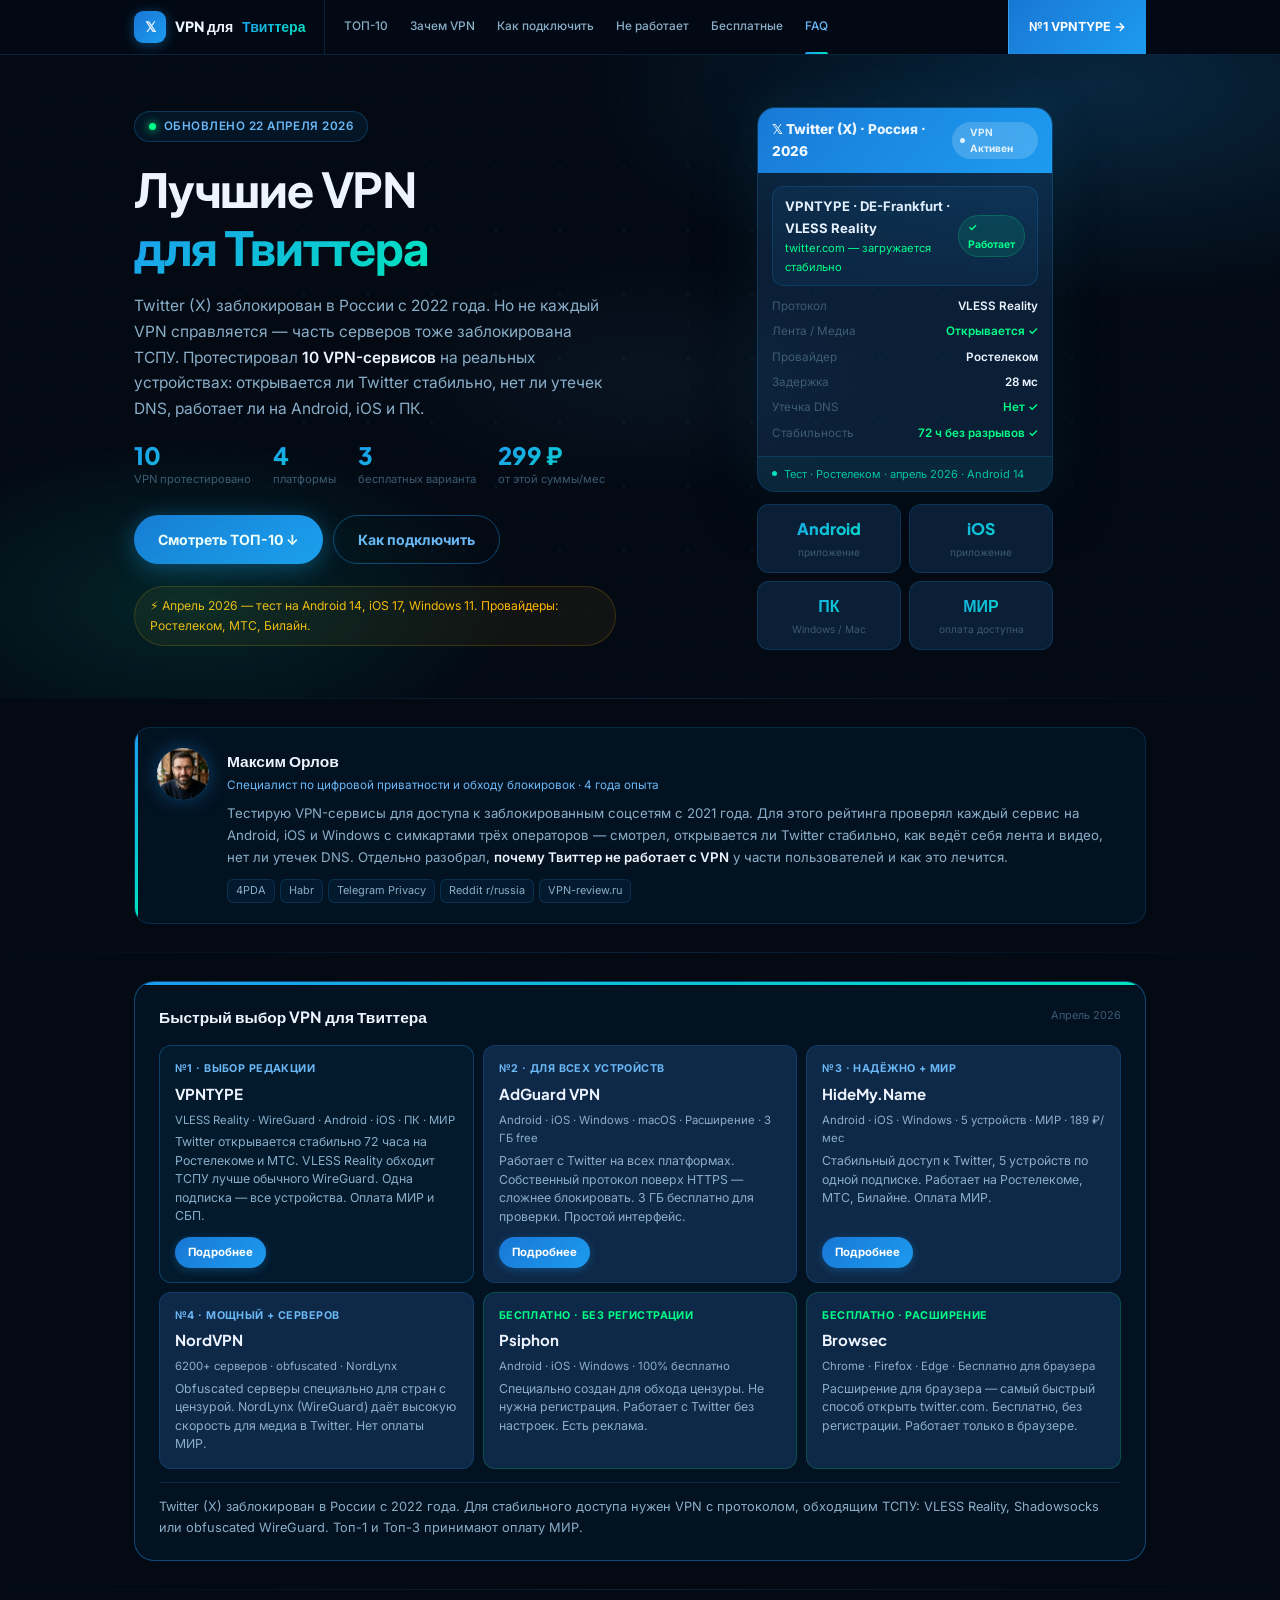
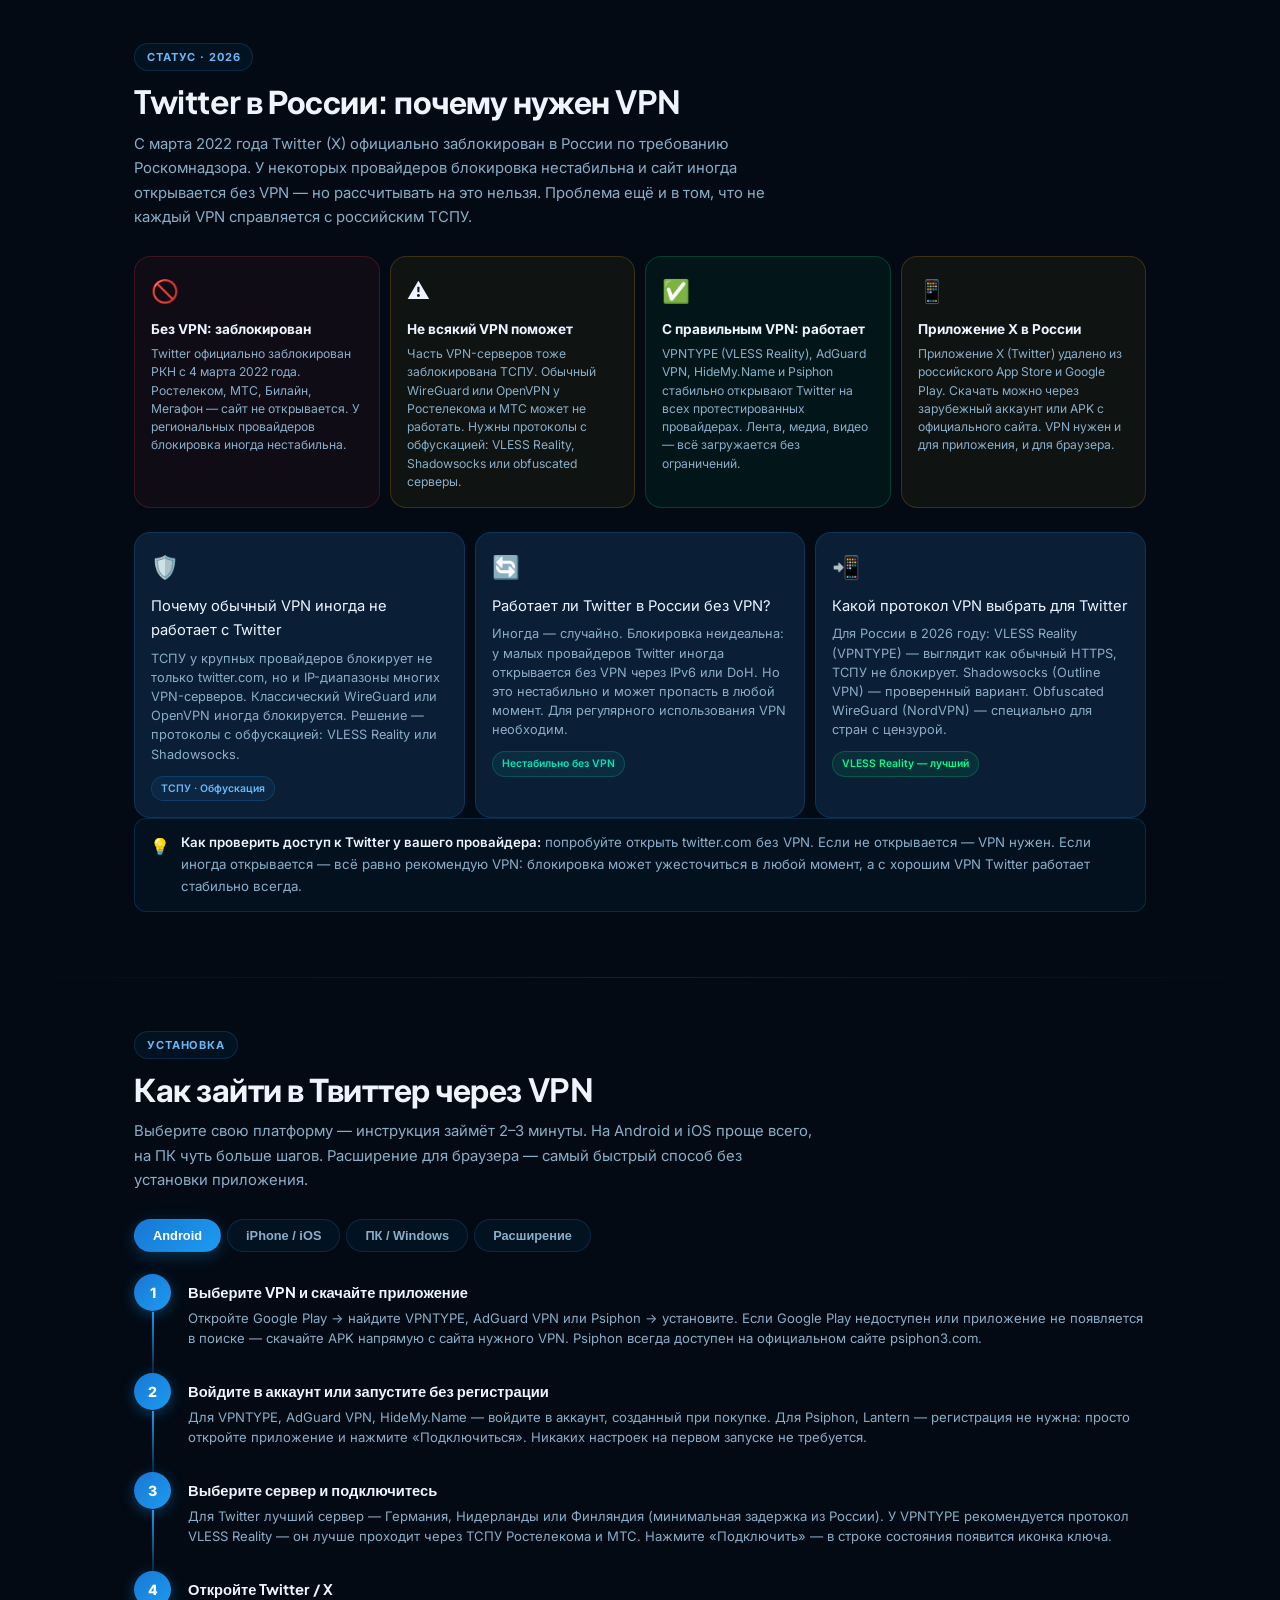
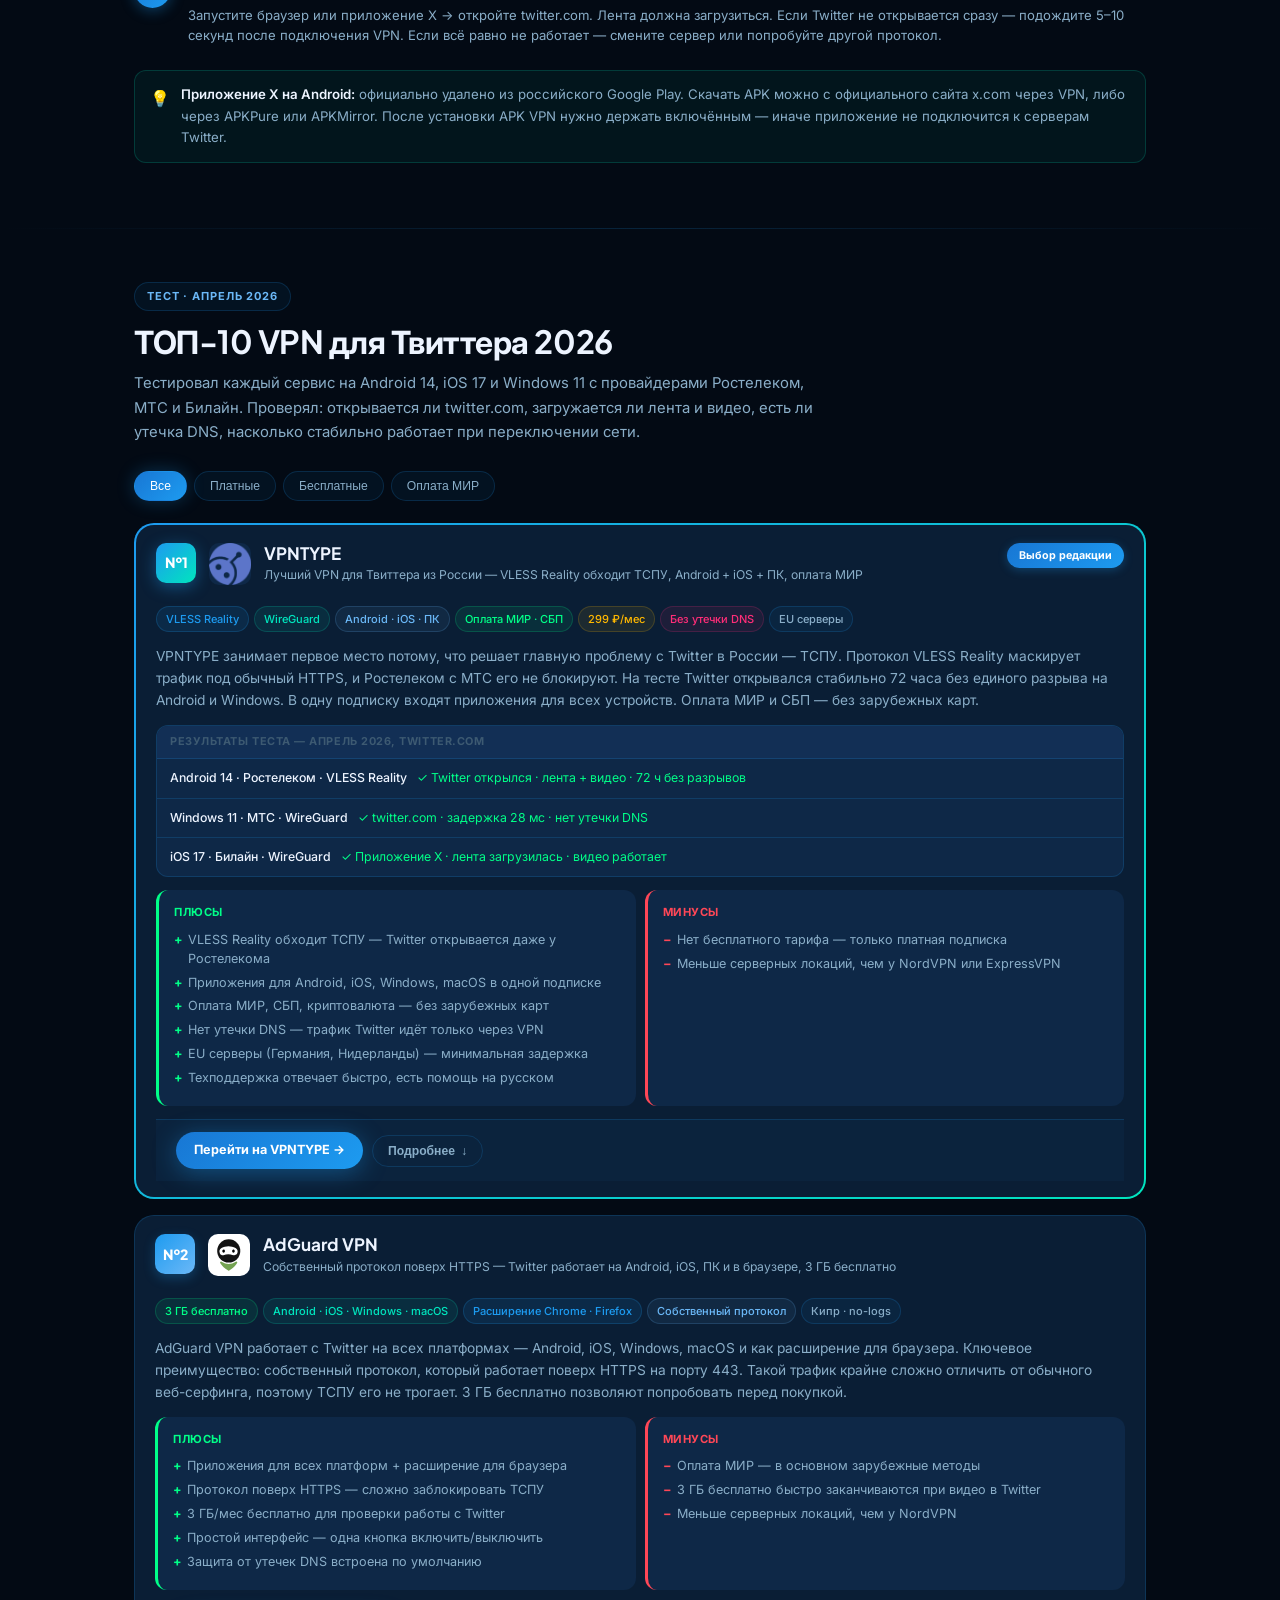
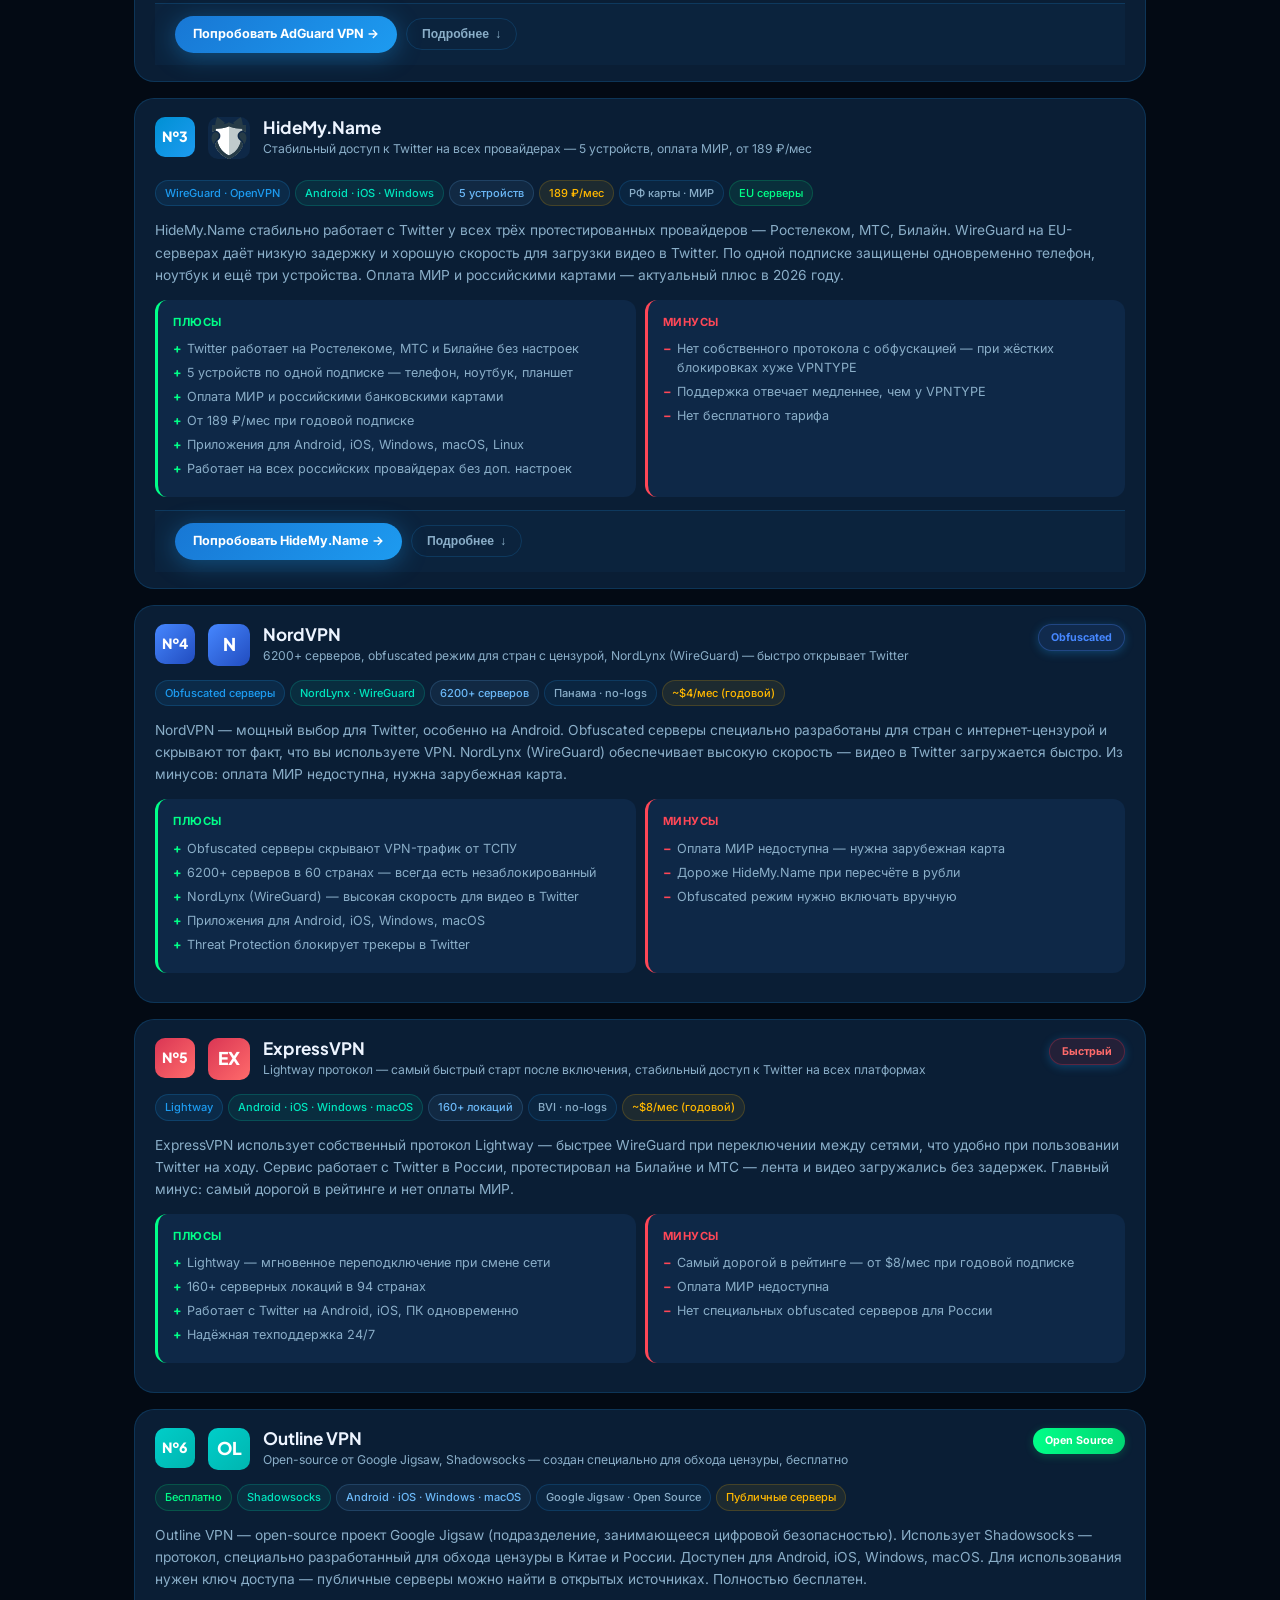
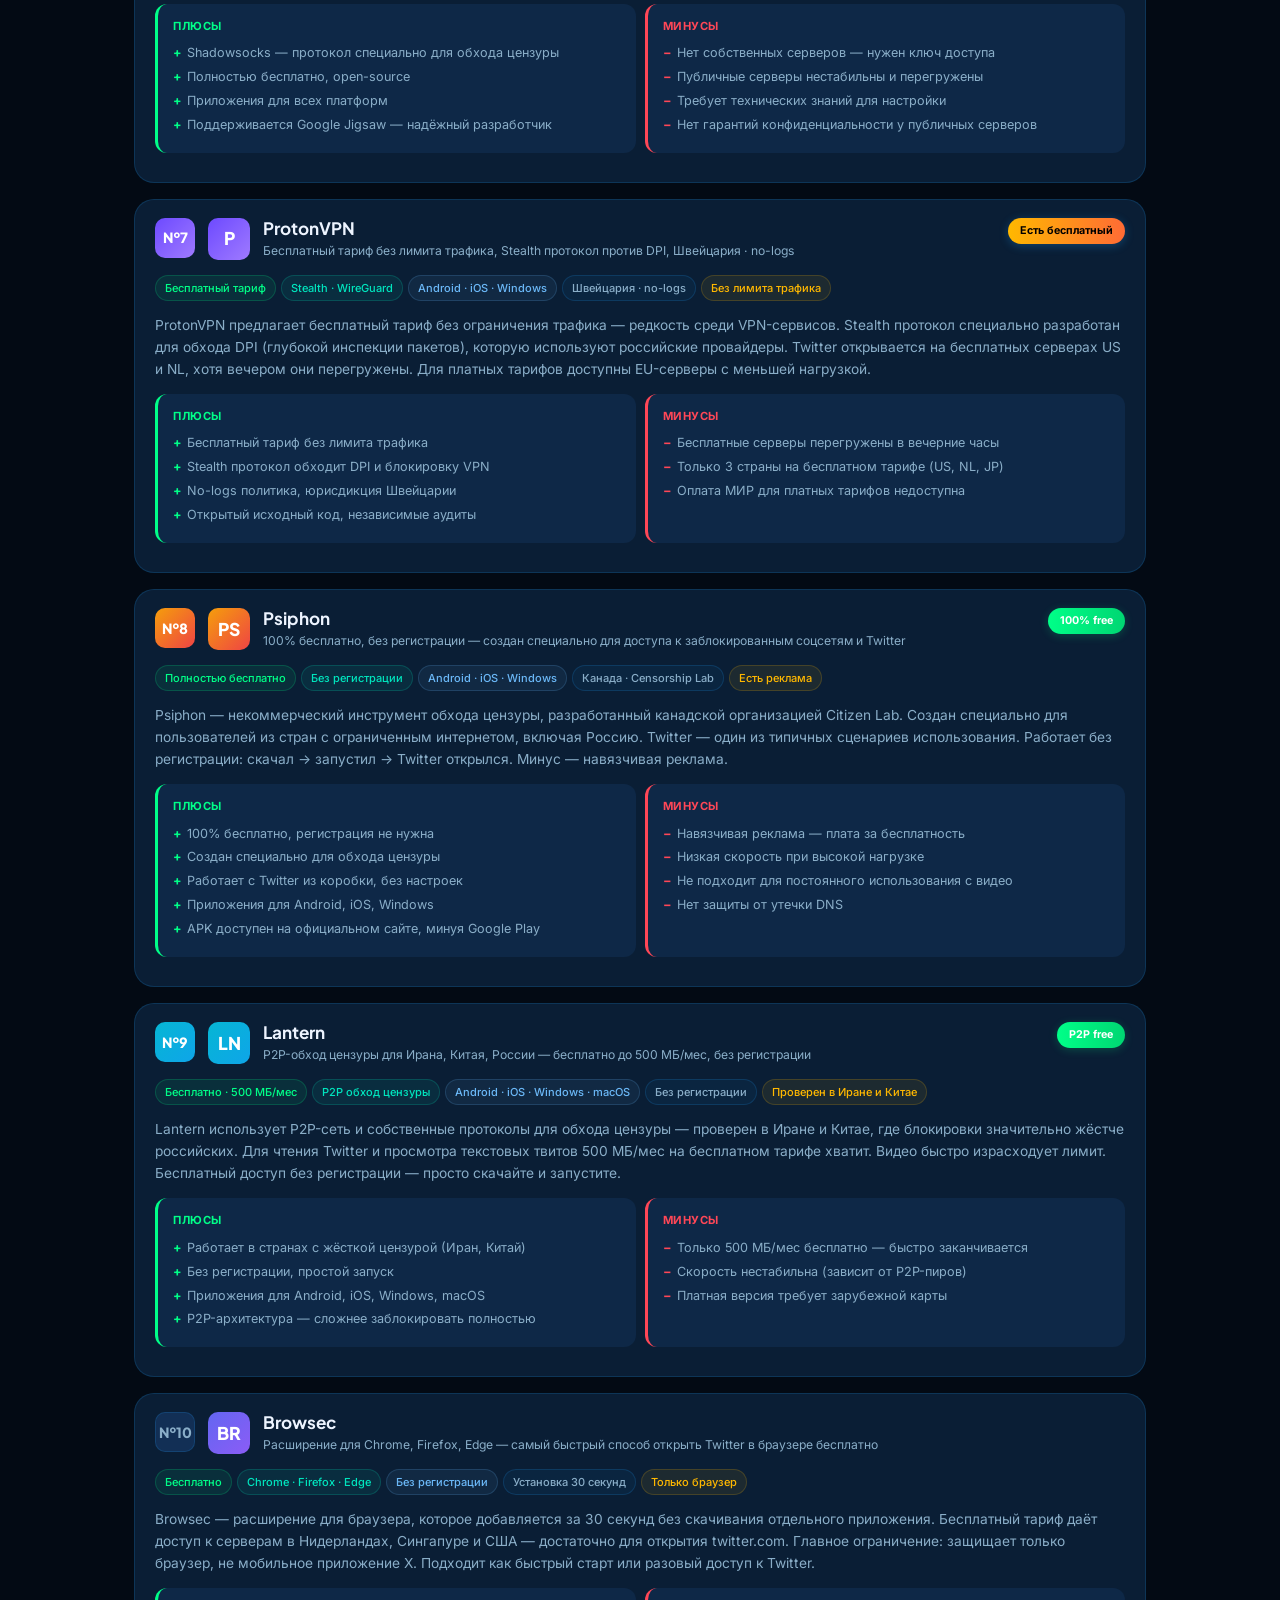
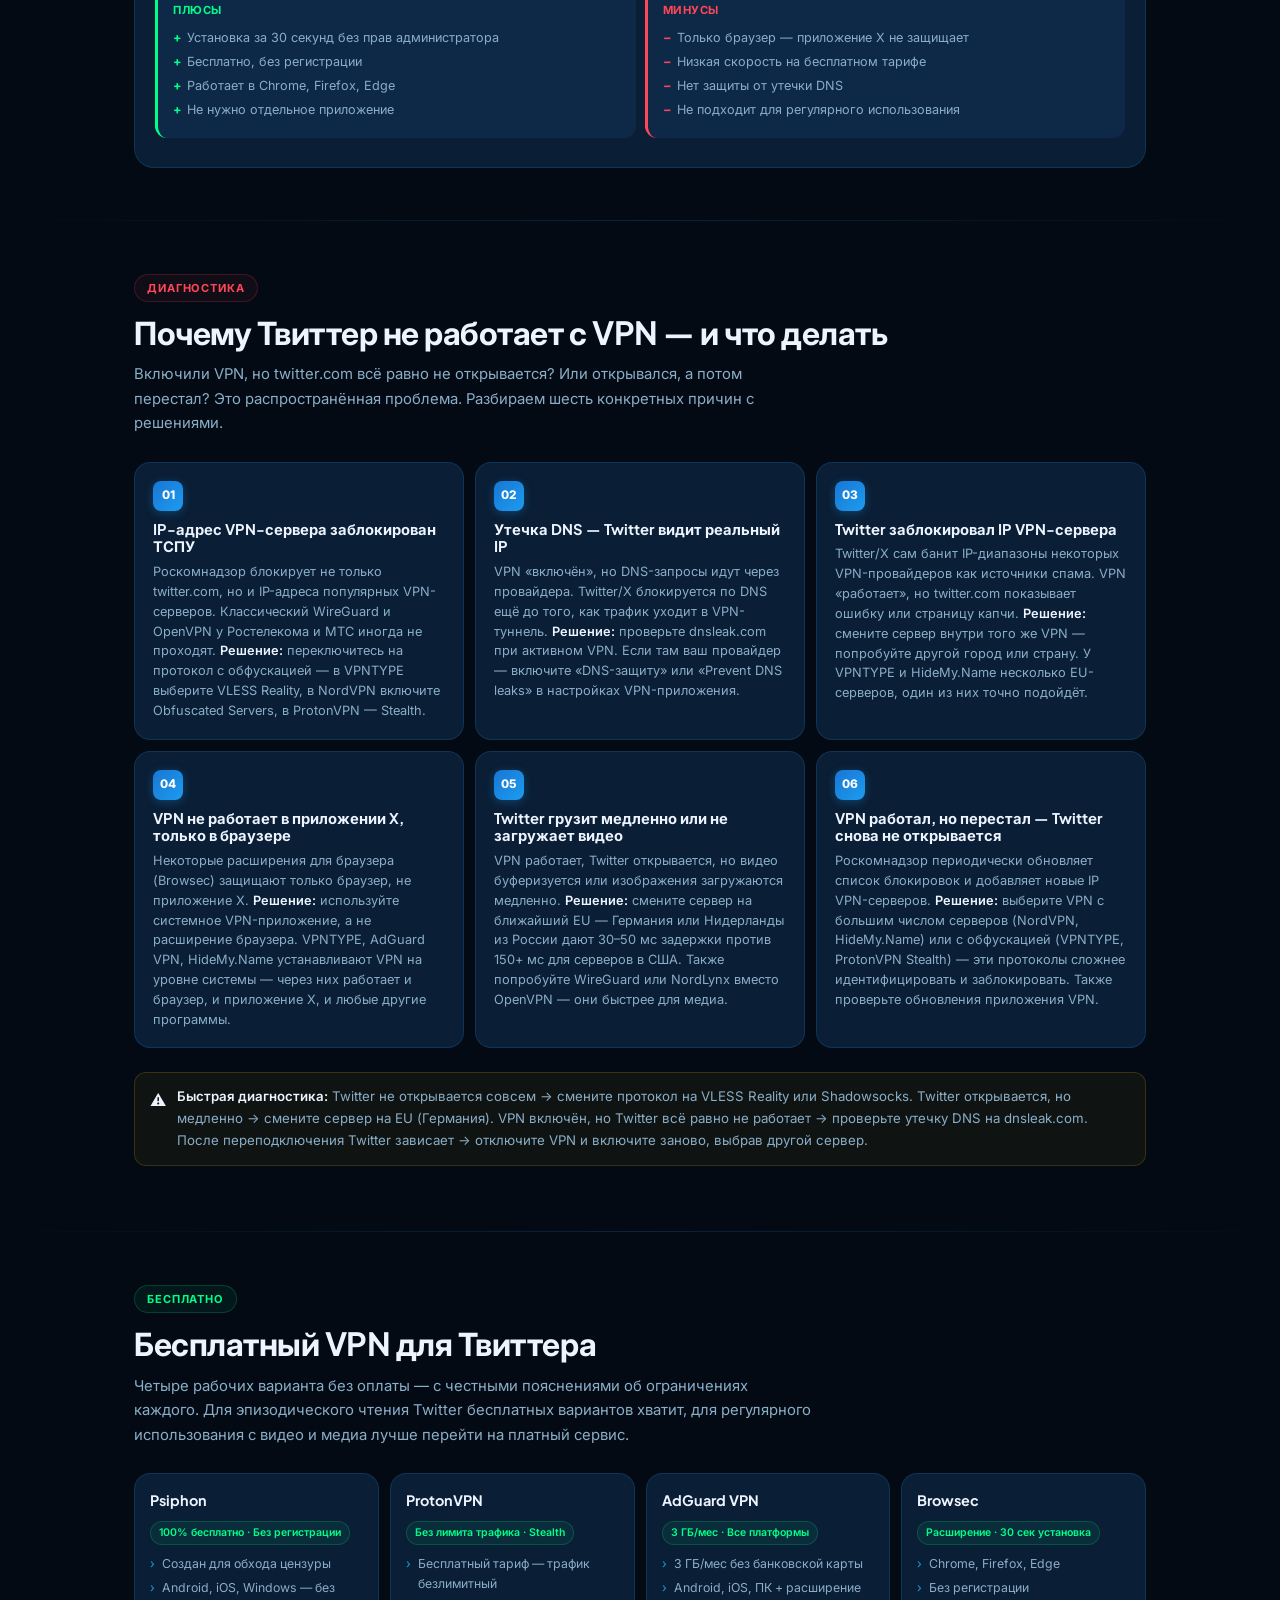
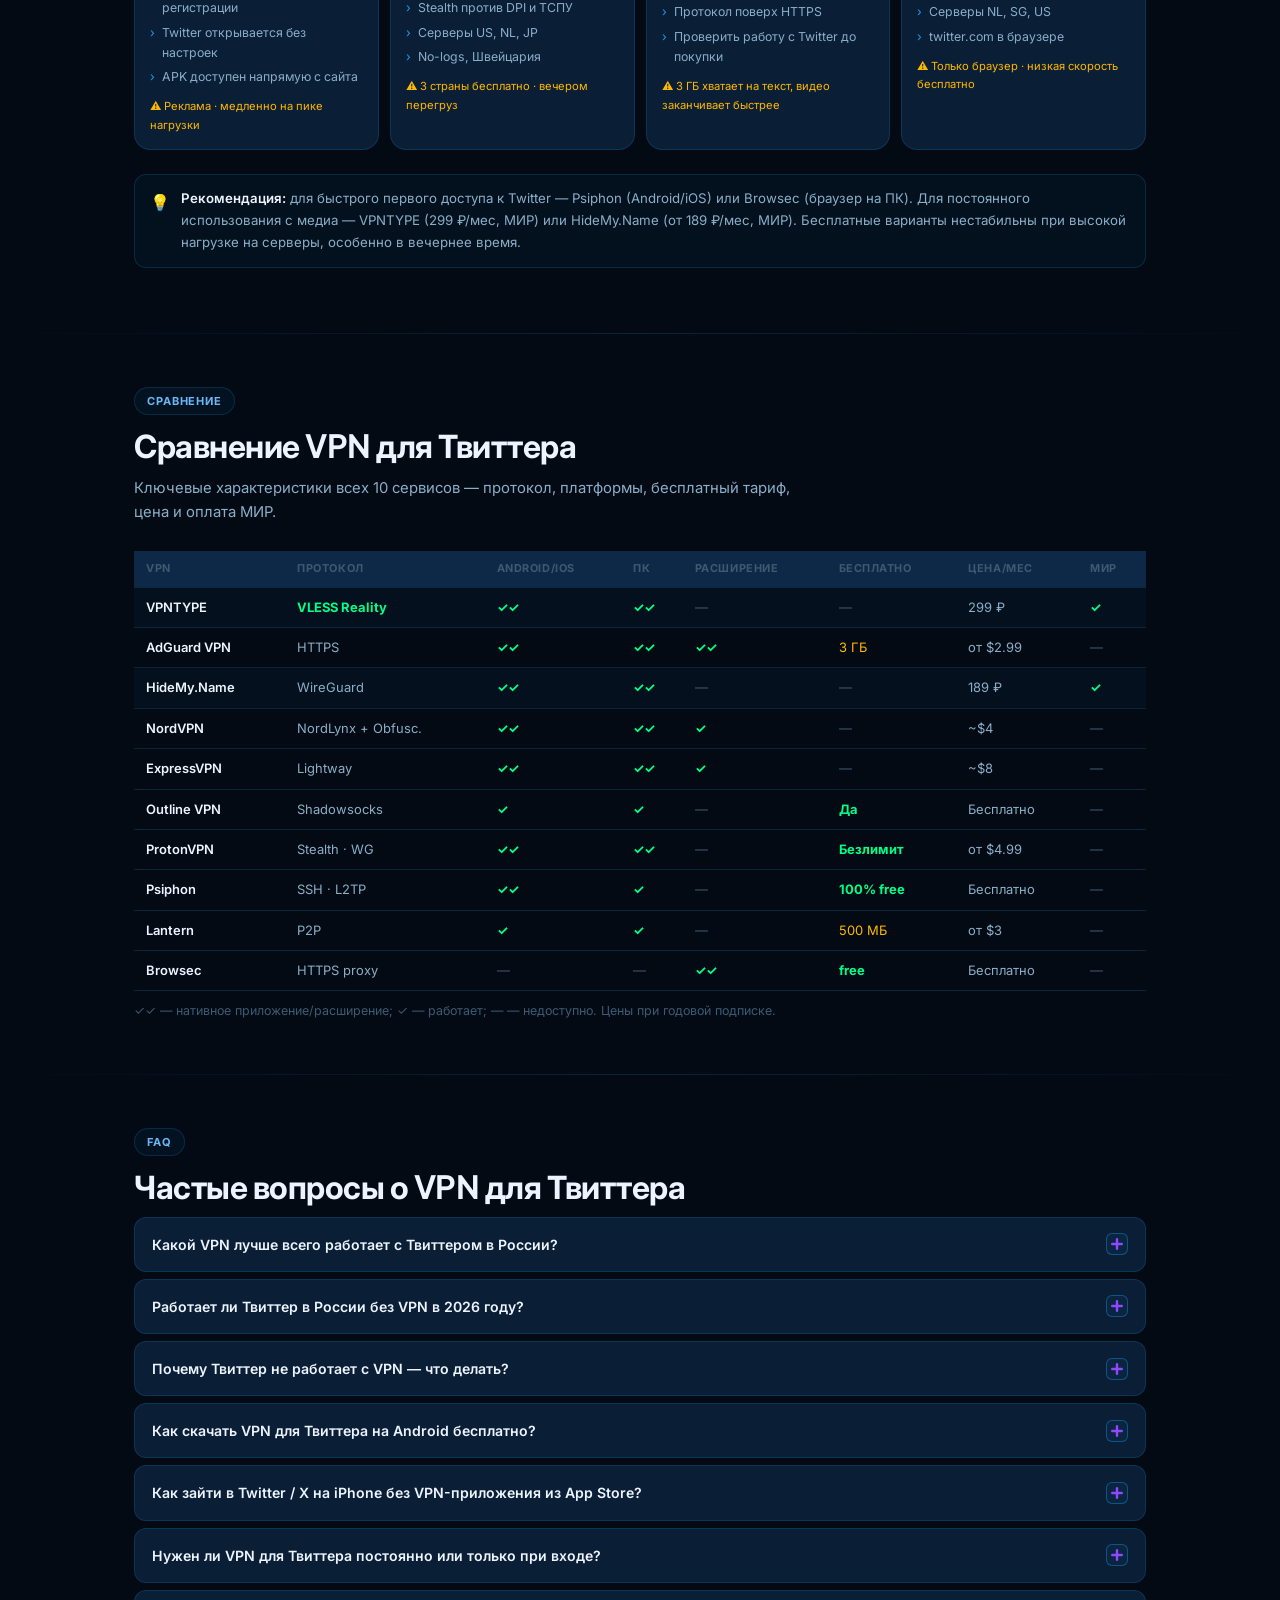
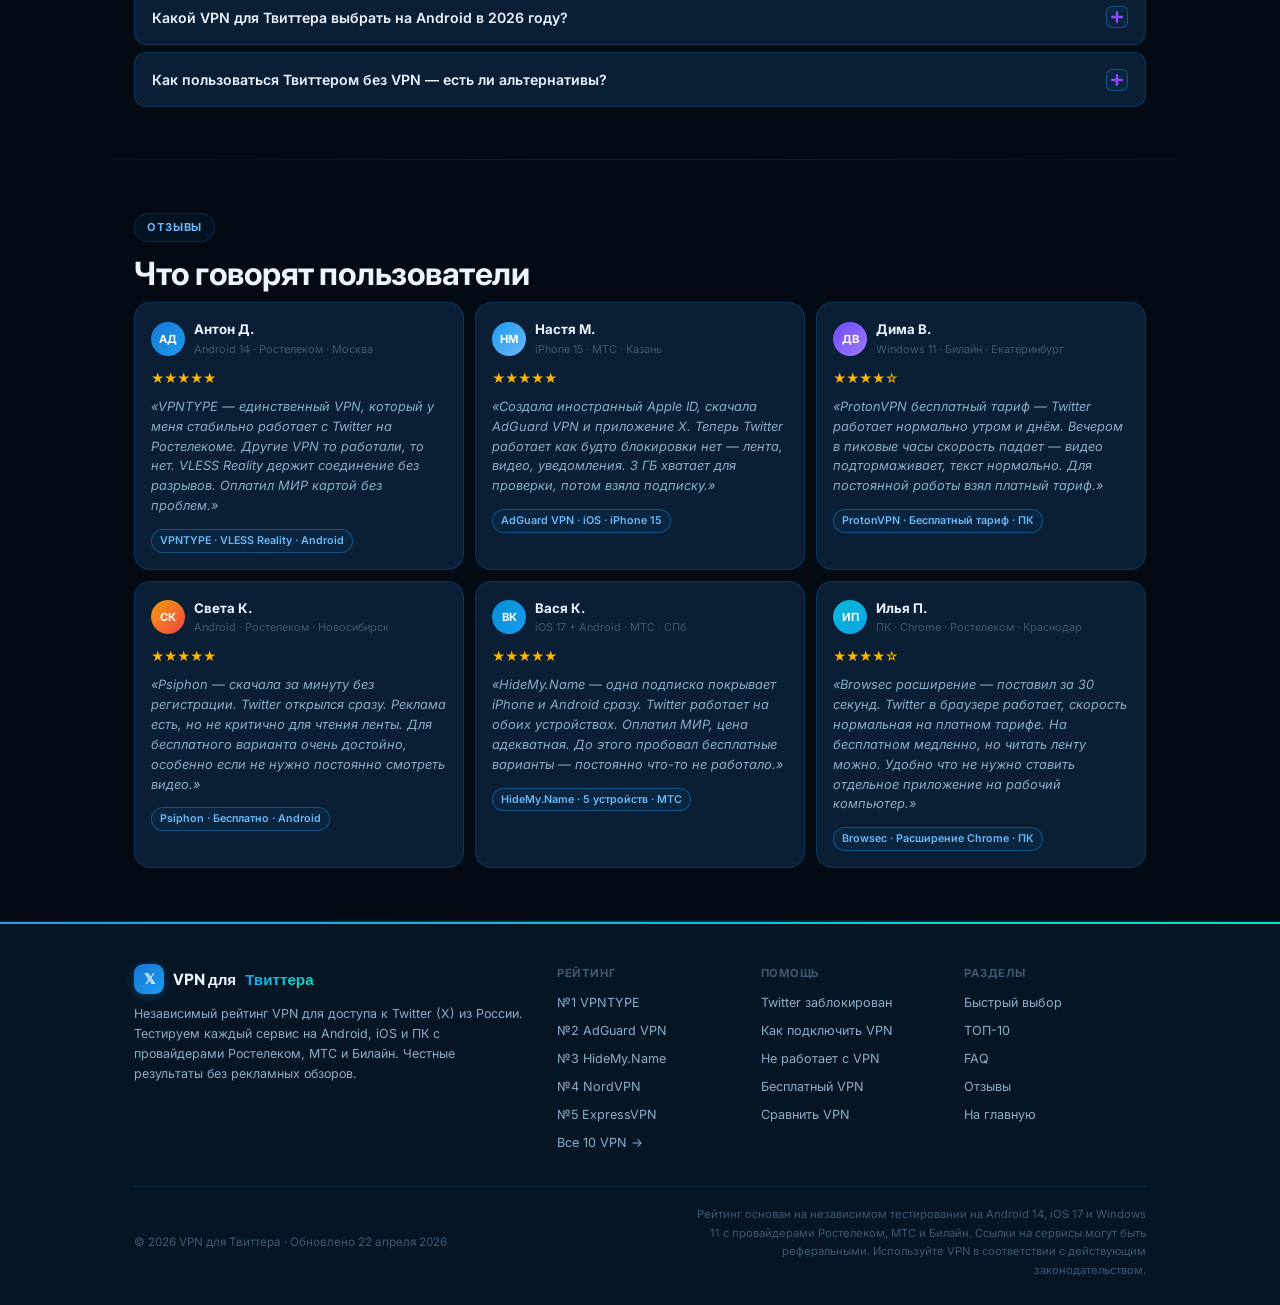
<file: index.html>
<!DOCTYPE html>
<html lang="ru">
<head>
<meta charset="UTF-8">
<meta name="viewport" content="width=device-width, initial-scale=1.0">
<title>Лучшие VPN для Твиттера 2026 — ТОП-10: какой VPN работает с Twitter (X) из России</title>
<meta name="description" content="ТОП-10 VPN для Твиттера 2026: какой сервис стабильно работает с Twitter (X) в России, как зайти через VPN на Android, iOS, ПК и в браузере. Разбираем, почему Твиттер не работает с VPN и что делать — апрель 2026.">
<meta name="keywords" content="впн для твиттера, твиттер без впн, твиттер не работает с впн, впн для твиттера бесплатно, твиттер в России без впн, какой впн для твиттера, хороший впн для твиттера, vpn для twitter x, впн для твиттера 2026">
<link rel="icon" type="image/svg+xml" href="favicon.svg">
<link rel="shortcut icon" href="favicon.svg">
<link rel="apple-touch-icon" href="favicon.svg">
<meta name="theme-color" content="#1D9BF0">
<link rel="stylesheet" href="styles.css">
<link rel="preconnect" href="https://fonts.googleapis.com">
<link rel="preconnect" href="https://fonts.gstatic.com" crossorigin>
<link href="https://fonts.googleapis.com/css2?family=Plus+Jakarta+Sans:wght@400;500;600;700;800&family=Inter:wght@400;500;600;700&display=swap" rel="stylesheet">
<meta property="og:title" content="Лучшие VPN для Твиттера 2026 — ТОП-10 рабочих вариантов для России">
<meta property="og:description" content="Проверил 10 VPN на стабильную работу с Twitter (X) из России в 2026 году: Android, iOS, ПК, расширение. Бесплатные варианты, что делать если Твиттер не работает с VPN.">
<meta property="og:type" content="article">
<meta property="og:locale" content="ru_RU">
  <!-- Yandex.Metrika counter -->
<script type="text/javascript">
    (function(m,e,t,r,i,k,a){
        m[i]=m[i]||function(){(m[i].a=m[i].a||[]).push(arguments)};
        m[i].l=1*new Date();
        for (var j = 0; j < document.scripts.length; j++) {if (document.scripts[j].src === r) { return; }}
        k=e.createElement(t),a=e.getElementsByTagName(t)[0],k.async=1,k.src=r,a.parentNode.insertBefore(k,a)
    })(window, document,'script','https://mc.yandex.ru/metrika/tag.js?id=108726099', 'ym');

    ym(108726099, 'init', {ssr:true, webvisor:true, clickmap:true, ecommerce:"dataLayer", referrer: document.referrer, url: location.href, accurateTrackBounce:true, trackLinks:true});
</script>
<noscript><div><img src="https://mc.yandex.ru/watch/108726099" style="position:absolute; left:-9999px;" alt="" /></div></noscript>
<!-- /Yandex.Metrika counter -->
<script type="application/ld+json">
{
  "@context": "https://schema.org",
  "@type": "Article",
  "headline": "Лучшие VPN для Твиттера 2026 — ТОП-10: какой VPN работает с Twitter (X) из России",
  "description": "Обзор 10 VPN для доступа к Твиттеру из России. Тестировал на Android, iOS, Windows и в браузере. Почему Твиттер не работает с некоторыми VPN и как это исправить. Апрель 2026.",
  "datePublished": "2026-04-01",
  "dateModified": "2026-04-22",
  "author": {
    "@type": "Person",
    "name": "Максим Орлов",
    "jobTitle": "Специалист по цифровой приватности и обходу блокировок",
    "description": "4 года тестирую VPN-сервисы для доступа к заблокированным соцсетям. Для этого рейтинга проверял каждый сервис на реальных устройствах с симкартами Ростелеком, МТС и Билайн — смотрел, открывается ли Твиттер, нет ли утечек, насколько стабильно работает."
  },
  "publisher": { "@type": "Organization", "name": "VPN для Твиттера · Рейтинг 2026" },
  "inLanguage": "ru"
}
</script>
<script type="application/ld+json">
{
  "@context": "https://schema.org",
  "@type": "ItemList",
  "name": "ТОП-10 VPN для Твиттера 2026",
  "numberOfItems": 10,
  "itemListElement": [
    { "@type": "ListItem", "position": 1,  "name": "VPNTYPE",       "description": "Стабильно работает с Twitter/X из России, VLESS Reality, WireGuard, Android+iOS+PC, оплата МИР, 299 ₽/мес" },
    { "@type": "ListItem", "position": 2,  "name": "AdGuard VPN",   "description": "Приложения для Android/iOS/Windows/macOS/расширение, 3 ГБ бесплатно, работает с Twitter" },
    { "@type": "ListItem", "position": 3,  "name": "HideMy.Name",   "description": "Стабильный доступ к Twitter из России, 5 устройств, МИР, от 189 ₽/мес" },
    { "@type": "ListItem", "position": 4,  "name": "NordVPN",       "description": "6200+ серверов, obfuscated режим, NordLynx/WireGuard, работает с Twitter" },
    { "@type": "ListItem", "position": 5,  "name": "ExpressVPN",    "description": "Lightway протокол, быстрые серверы, стабильный доступ к Twitter на всех платформах" },
    { "@type": "ListItem", "position": 6,  "name": "Outline VPN",   "description": "Open-source Google Jigsaw, Shadowsocks, специально для обхода блокировок, бесплатно" },
    { "@type": "ListItem", "position": 7,  "name": "ProtonVPN",     "description": "Бесплатный тариф, Swiss no-logs, Stealth протокол против DPI, работает с Twitter" },
    { "@type": "ListItem", "position": 8,  "name": "Psiphon",       "description": "100% бесплатно, без регистрации, специально для доступа к заблокированным соцсетям" },
    { "@type": "ListItem", "position": 9,  "name": "Lantern",       "description": "P2P обход цензуры, бесплатно до 500 МБ/мес, Android+iOS+PC, без регистрации" },
    { "@type": "ListItem", "position": 10, "name": "Browsec",       "description": "Расширение для Chrome/Firefox/Edge, бесплатно для доступа к Twitter в браузере" }
  ]
}
</script>
<script type="application/ld+json">
{
  "@context": "https://schema.org",
  "@type": "FAQPage",
  "mainEntity": [
    {
      "@type": "Question",
      "name": "Какой VPN лучше всего подходит для Твиттера в России?",
      "acceptedAnswer": { "@type": "Answer", "text": "Лучшие VPN для Твиттера в 2026 году: VPNTYPE (VLESS Reality, оплата МИР, 299 ₽/мес), AdGuard VPN (3 ГБ бесплатно), HideMy.Name (от 189 ₽/мес, МИР). Для бесплатного доступа: Psiphon (без регистрации), ProtonVPN (бесплатный тариф), Outline VPN." }
    },
    {
      "@type": "Question",
      "name": "Почему Твиттер не работает с VPN?",
      "acceptedAnswer": { "@type": "Answer", "text": "Три основные причины: 1) Роскомнадзор заблокировал IP-адреса VPN-сервера — нужен другой сервер или протокол с обфускацией (VLESS Reality, Shadowsocks). 2) Twitter/X заблокировал IP сервера как подозрительный — смените сервер. 3) Утечка DNS — трафик идёт не через VPN. Попробуйте VPNTYPE или AdGuard VPN с включённой защитой от утечек DNS." }
    },
    {
      "@type": "Question",
      "name": "Работает ли Твиттер в России без VPN в 2026 году?",
      "acceptedAnswer": { "@type": "Answer", "text": "Twitter (X) официально заблокирован в России с марта 2022 года. У части провайдеров блокировка работает нестабильно, и сайт может временно загружаться без VPN — но это непредсказуемо. Для стабильного доступа нужен VPN." }
    },
    {
      "@type": "Question",
      "name": "Как зайти в Твиттер через VPN бесплатно?",
      "acceptedAnswer": { "@type": "Answer", "text": "Бесплатные варианты для Twitter: Psiphon (без ограничений по трафику для текста, без регистрации), Outline VPN (Shadowsocks через публичные серверы), ProtonVPN (бесплатный тариф без лимита трафика), Browsec (расширение для браузера). Для стабильной работы на мобильном — Psiphon на Android и iOS." }
    },
    {
      "@type": "Question",
      "name": "Как скачать VPN для Твиттера на Android?",
      "acceptedAnswer": { "@type": "Answer", "text": "На Android: откройте Google Play → поищите VPNTYPE, AdGuard VPN или Psiphon → установите → подключитесь к серверу. Если Google Play недоступен — скачайте APK с официального сайта. Psiphon всегда доступен на psiphon3.com. VPNTYPE работает через WireGuard и VLESS Reality." }
    }
  ]
}
</script>
</head>

<body>
<div id="read-progress"></div>

<!-- NAVIGATION -->
<nav class="site-nav" role="navigation" aria-label="Основная навигация">
  <div class="container">
    <div class="nav-inner">
      <a href="#" class="nav-logo">
        <div class="logo-icon">𝕏</div>
        VPN для <span class="logo-word">Твиттера</span>
      </a>
      <ul class="nav-tabs">
        <li><a href="#top10">ТОП-10</a></li>
        <li><a href="#why-vpn">Зачем VPN</a></li>
        <li><a href="#setup">Как подключить</a></li>
        <li><a href="#why-not-working">Не работает</a></li>
        <li><a href="#free">Бесплатные</a></li>
        <li><a href="#faq">FAQ</a></li>
      </ul>
      <a href="#vpntype-card" class="nav-cta">№1 VPNTYPE →</a>
      <button class="burger" id="burger-btn" aria-label="Меню" aria-expanded="false">
        <span></span><span></span><span></span>
      </button>
    </div>
  </div>
</nav>

<div class="mobile-menu" id="mobile-menu">
  <a href="#top10">ТОП-10 VPN для Твиттера</a>
  <a href="#why-vpn">Почему Твиттер заблокирован</a>
  <a href="#setup">Как зайти в Твиттер через VPN</a>
  <a href="#why-not-working">Твиттер не работает с VPN</a>
  <a href="#free">Бесплатный VPN для Твиттера</a>
  <a href="#compare">Сравнительная таблица</a>
  <a href="#faq">Частые вопросы</a>
  <a href="#vpntype-card" class="mm-cta">Попробовать VPNTYPE №1 →</a>
</div>

<!-- HERO -->
<section class="hero" aria-label="Введение">
  <div class="hero-bg"></div>
  <div class="container">
    <div class="hero-grid">
      <div class="hero-content">
        <div class="hero-eyebrow fade-up">
          <span class="live-dot"></span>Обновлено 22 апреля 2026
        </div>
        <h1 class="hero-title fade-up">
          Лучшие VPN<br>
          <span class="hl">для Твиттера</span>
        </h1>
        <p class="hero-desc fade-up delay-1">
          Twitter (X) заблокирован в России с 2022 года. Но не каждый VPN справляется — часть серверов тоже заблокирована ТСПУ. Протестировал <strong>10 VPN-сервисов</strong> на реальных устройствах: открывается ли Twitter стабильно, нет ли утечек DNS, работает ли на Android, iOS и ПК.
        </p>
        <div class="hero-stats fade-up delay-2">
          <div class="hero-stat"><span class="stat-val">10</span><span class="stat-lbl">VPN протестировано</span></div>
          <div class="hero-stat"><span class="stat-val">4</span><span class="stat-lbl">платформы</span></div>
          <div class="hero-stat"><span class="stat-val">3</span><span class="stat-lbl">бесплатных варианта</span></div>
          <div class="hero-stat"><span class="stat-val">299 ₽</span><span class="stat-lbl">от этой суммы/мес</span></div>
        </div>
        <div class="hero-actions fade-up delay-3">
          <a href="#top10" class="btn btn-primary">Смотреть ТОП-10 ↓</a>
          <a href="#setup" class="btn btn-ghost">Как подключить</a>
        </div>
        <div class="update-bar fade-up delay-3">
          ⚡ Апрель 2026 — тест на Android 14, iOS 17, Windows 11. Провайдеры: Ростелеком, МТС, Билайн.
        </div>
      </div>
      <div class="hero-visual">
        <div class="twitch-widget">
          <div class="tw-header">
            <div class="tw-logo">𝕏 Twitter (X) · Россия · 2026</div>
            <div class="tw-live-pill">
              <span class="tw-blink"></span>VPN Активен
            </div>
          </div>
          <div class="tw-body">
            <div class="tw-stream-row">
              <div>
                <div class="tw-stream-name">VPNTYPE · DE-Frankfurt · VLESS Reality</div>
                <div class="tw-stream-status">twitter.com — загружается стабильно</div>
              </div>
              <div class="tw-status-badge">✓ Работает</div>
            </div>
            <div class="tw-stats">
              <div class="tw-stat-row">
                <span class="tw-stat-key">Протокол</span>
                <span class="tw-stat-val">VLESS Reality</span>
              </div>
              <div class="tw-stat-row">
                <span class="tw-stat-key">Лента / Медиа</span>
                <span class="tw-stat-val" style="color:var(--green)">Открывается ✓</span>
              </div>
              <div class="tw-stat-row">
                <span class="tw-stat-key">Провайдер</span>
                <span class="tw-stat-val">Ростелеком</span>
              </div>
              <div class="tw-stat-row">
                <span class="tw-stat-key">Задержка</span>
                <span class="tw-stat-val">28 мс</span>
              </div>
              <div class="tw-stat-row">
                <span class="tw-stat-key">Утечка DNS</span>
                <span class="tw-stat-val" style="color:var(--green)">Нет ✓</span>
              </div>
              <div class="tw-stat-row">
                <span class="tw-stat-key">Стабильность</span>
                <span class="tw-stat-val" style="color:var(--green)">72 ч без разрывов ✓</span>
              </div>
            </div>
          </div>
          <div class="tw-footer">
            <div class="tw-footer-dot"></div>
            Тест · Ростелеком · апрель 2026 · Android 14
          </div>
        </div>
        <div class="hero-side-grid">
          <div class="hero-side-card"><div class="val">Android</div><div class="lbl">приложение</div></div>
          <div class="hero-side-card"><div class="val">iOS</div><div class="lbl">приложение</div></div>
          <div class="hero-side-card"><div class="val">ПК</div><div class="lbl">Windows / Mac</div></div>
          <div class="hero-side-card"><div class="val">МИР</div><div class="lbl">оплата доступна</div></div>
        </div>
      </div>
    </div>
  </div>
</section>

<div class="divider"></div>

<!-- AUTHOR -->
<section class="section-sm">
  <div class="container">
    <div class="author-box">
      <div class="author-photo">
        <img src="author.jpg" alt="Максим Орлов" onerror="this.style.display='none';this.parentNode.innerHTML='&#128100;'">
      </div>
      <div class="author-info">
        <div class="author-name">Максим Орлов</div>
        <div class="author-role">Специалист по цифровой приватности и обходу блокировок · 4 года опыта</div>
        <p class="author-bio">
          Тестирую VPN-сервисы для доступа к заблокированным соцсетям с 2021 года. Для этого рейтинга проверял каждый сервис на Android, iOS и Windows с симкартами трёх операторов — смотрел, открывается ли Twitter стабильно, как ведёт себя лента и видео, нет ли утечек DNS. Отдельно разобрал, <strong>почему Твиттер не работает с VPN</strong> у части пользователей и как это лечится.
        </p>
        <div class="author-pubs">
          <span class="author-pub">4PDA</span>
          <span class="author-pub">Habr</span>
          <span class="author-pub">Telegram Privacy</span>
          <span class="author-pub">Reddit r/russia</span>
          <span class="author-pub">VPN-review.ru</span>
        </div>
      </div>
    </div>
  </div>
</section>

<div class="divider"></div>

<!-- TL;DR -->
<section class="section-sm" id="tldr">
  <div class="container">
    <div class="tldr-panel">
      <div class="tldr-header">
        <div class="tldr-label">Быстрый выбор VPN для Твиттера</div>
        <div class="tldr-updated">Апрель 2026</div>
      </div>
      <div class="tldr-grid">
        <div class="tldr-card featured">
          <div class="tldr-rank">№1 · Выбор редакции</div>
          <div class="tldr-name">VPNTYPE</div>
          <div class="tldr-tag">VLESS Reality · WireGuard · Android · iOS · ПК · МИР</div>
          <div class="tldr-desc">Twitter открывается стабильно 72 часа на Ростелекоме и МТС. VLESS Reality обходит ТСПУ лучше обычного WireGuard. Одна подписка — все устройства. Оплата МИР и СБП.</div>
          <a href="#vpntype-card" class="tldr-btn">Подробнее</a>
        </div>
        <div class="tldr-card">
          <div class="tldr-rank">№2 · Для всех устройств</div>
          <div class="tldr-name">AdGuard VPN</div>
          <div class="tldr-tag">Android · iOS · Windows · macOS · Расширение · 3 ГБ free</div>
          <div class="tldr-desc">Работает с Twitter на всех платформах. Собственный протокол поверх HTTPS — сложнее блокировать. 3 ГБ бесплатно для проверки. Простой интерфейс.</div>
          <a href="#adguard-card" class="tldr-btn">Подробнее</a>
        </div>
        <div class="tldr-card">
          <div class="tldr-rank">№3 · Надёжно + МИР</div>
          <div class="tldr-name">HideMy.Name</div>
          <div class="tldr-tag">Android · iOS · Windows · 5 устройств · МИР · 189 ₽/мес</div>
          <div class="tldr-desc">Стабильный доступ к Twitter, 5 устройств по одной подписке. Работает на Ростелекоме, МТС, Билайне. Оплата МИР.</div>
          <a href="#hidemy-card" class="tldr-btn">Подробнее</a>
        </div>
        <div class="tldr-card">
          <div class="tldr-rank">№4 · Мощный + серверов</div>
          <div class="tldr-name">NordVPN</div>
          <div class="tldr-tag">6200+ серверов · obfuscated · NordLynx</div>
          <div class="tldr-desc">Obfuscated серверы специально для стран с цензурой. NordLynx (WireGuard) даёт высокую скорость для медиа в Twitter. Нет оплаты МИР.</div>
        </div>
        <div class="tldr-card free">
          <div class="tldr-rank">Бесплатно · Без регистрации</div>
          <div class="tldr-name">Psiphon</div>
          <div class="tldr-tag">Android · iOS · Windows · 100% бесплатно</div>
          <div class="tldr-desc">Специально создан для обхода цензуры. Не нужна регистрация. Работает с Twitter без настроек. Есть реклама.</div>
        </div>
        <div class="tldr-card free">
          <div class="tldr-rank">Бесплатно · Расширение</div>
          <div class="tldr-name">Browsec</div>
          <div class="tldr-tag">Chrome · Firefox · Edge · Бесплатно для браузера</div>
          <div class="tldr-desc">Расширение для браузера — самый быстрый способ открыть twitter.com. Бесплатно, без регистрации. Работает только в браузере.</div>
        </div>
      </div>
      <div class="tldr-note">
        Twitter (X) заблокирован в России с 2022 года. Для стабильного доступа нужен VPN с протоколом, обходящим ТСПУ: VLESS Reality, Shadowsocks или obfuscated WireGuard. Топ-1 и Топ-3 принимают оплату МИР.
      </div>
    </div>
  </div>
</section>

<div class="divider"></div>

<!-- ПОЧЕМУ TWITTER ЗАБЛОКИРОВАН В РОССИИ -->
<section class="section" id="why-vpn">
  <div class="container">
    <div class="sec-badge">Статус · 2026</div>
    <h2 class="section-title">Twitter в России: почему нужен VPN</h2>
    <p class="section-intro">
      С марта 2022 года Twitter (X) официально заблокирован в России по требованию Роскомнадзора. У некоторых провайдеров блокировка нестабильна и сайт иногда открывается без VPN — но рассчитывать на это нельзя. Проблема ещё и в том, что не каждый VPN справляется с российским ТСПУ.
    </p>
    <div class="status-grid">
      <div class="status-card blocked">
        <div class="status-icon">🚫</div>
        <div class="status-title">Без VPN: заблокирован</div>
        <div class="status-desc">Twitter официально заблокирован РКН с 4 марта 2022 года. Ростелеком, МТС, Билайн, Мегафон — сайт не открывается. У региональных провайдеров блокировка иногда нестабильна.</div>
      </div>
      <div class="status-card partial">
        <div class="status-icon">⚠️</div>
        <div class="status-title">Не всякий VPN поможет</div>
        <div class="status-desc">Часть VPN-серверов тоже заблокирована ТСПУ. Обычный WireGuard или OpenVPN у Ростелекома и МТС может не работать. Нужны протоколы с обфускацией: VLESS Reality, Shadowsocks или obfuscated серверы.</div>
      </div>
      <div class="status-card works">
        <div class="status-icon">✅</div>
        <div class="status-title">С правильным VPN: работает</div>
        <div class="status-desc">VPNTYPE (VLESS Reality), AdGuard VPN, HideMy.Name и Psiphon стабильно открывают Twitter на всех протестированных провайдерах. Лента, медиа, видео — всё загружается без ограничений.</div>
      </div>
      <div class="status-card partial">
        <div class="status-icon">📱</div>
        <div class="status-title">Приложение X в России</div>
        <div class="status-desc">Приложение X (Twitter) удалено из российского App Store и Google Play. Скачать можно через зарубежный аккаунт или APK с официального сайта. VPN нужен и для приложения, и для браузера.</div>
      </div>
    </div>
    <div class="bento-grid">
      <div class="bento-card">
        <div class="bento-icon">🛡️</div>
        <div class="bento-title">Почему обычный VPN иногда не работает с Twitter</div>
        <div class="bento-desc">ТСПУ у крупных провайдеров блокирует не только twitter.com, но и IP-диапазоны многих VPN-серверов. Классический WireGuard или OpenVPN иногда блокируется. Решение — протоколы с обфускацией: VLESS Reality или Shadowsocks.</div>
        <span class="bento-badge">ТСПУ · Обфускация</span>
      </div>
      <div class="bento-card">
        <div class="bento-icon">🔄</div>
        <div class="bento-title">Работает ли Twitter в России без VPN?</div>
        <div class="bento-desc">Иногда — случайно. Блокировка неидеальна: у малых провайдеров Twitter иногда открывается без VPN через IPv6 или DoH. Но это нестабильно и может пропасть в любой момент. Для регулярного использования VPN необходим.</div>
        <span class="bento-badge teal">Нестабильно без VPN</span>
      </div>
      <div class="bento-card">
        <div class="bento-icon">📲</div>
        <div class="bento-title">Какой протокол VPN выбрать для Twitter</div>
        <div class="bento-desc">Для России в 2026 году: VLESS Reality (VPNTYPE) — выглядит как обычный HTTPS, ТСПУ не блокирует. Shadowsocks (Outline VPN) — проверенный вариант. Obfuscated WireGuard (NordVPN) — специально для стран с цензурой.</div>
        <span class="bento-badge green">VLESS Reality — лучший</span>
      </div>
    </div>
    <div class="callout callout-info">
      <div class="callout-icon">💡</div>
      <div class="callout-body">
        <strong>Как проверить доступ к Twitter у вашего провайдера:</strong> попробуйте открыть twitter.com без VPN. Если не открывается — VPN нужен. Если иногда открывается — всё равно рекомендую VPN: блокировка может ужесточиться в любой момент, а с хорошим VPN Twitter работает стабильно всегда.
      </div>
    </div>
  </div>
</section>

<div class="divider"></div>

<!-- КАК ЗАЙТИ В ТВИТТЕР ЧЕРЕЗ VPN -->
<section class="section" id="setup">
  <div class="container">
    <div class="sec-badge">Установка</div>
    <h2 class="section-title">Как зайти в Твиттер через VPN</h2>
    <p class="section-intro">Выберите свою платформу — инструкция займёт 2–3 минуты. На Android и iOS проще всего, на ПК чуть больше шагов. Расширение для браузера — самый быстрый способ без установки приложения.</p>

    <div id="install-tabs" class="pill-tabs">
      <button class="pill-tab active" data-tab="tab-android">Android</button>
      <button class="pill-tab" data-tab="tab-ios">iPhone / iOS</button>
      <button class="pill-tab" data-tab="tab-pc">ПК / Windows</button>
      <button class="pill-tab" data-tab="tab-ext">Расширение</button>
    </div>

    <div id="tab-android" class="tab-content active">
      <div class="install-steps">
        <div class="install-step">
          <div class="step-circle">1</div>
          <div class="step-body">
            <div class="step-title">Выберите VPN и скачайте приложение</div>
            <div class="step-desc">Откройте Google Play → найдите VPNTYPE, AdGuard VPN или Psiphon → установите. Если Google Play недоступен или приложение не появляется в поиске — скачайте APK напрямую с сайта нужного VPN. Psiphon всегда доступен на официальном сайте psiphon3.com.</div>
          </div>
        </div>
        <div class="install-step">
          <div class="step-circle">2</div>
          <div class="step-body">
            <div class="step-title">Войдите в аккаунт или запустите без регистрации</div>
            <div class="step-desc">Для VPNTYPE, AdGuard VPN, HideMy.Name — войдите в аккаунт, созданный при покупке. Для Psiphon, Lantern — регистрация не нужна: просто откройте приложение и нажмите «Подключиться». Никаких настроек на первом запуске не требуется.</div>
          </div>
        </div>
        <div class="install-step">
          <div class="step-circle">3</div>
          <div class="step-body">
            <div class="step-title">Выберите сервер и подключитесь</div>
            <div class="step-desc">Для Twitter лучший сервер — Германия, Нидерланды или Финляндия (минимальная задержка из России). У VPNTYPE рекомендуется протокол VLESS Reality — он лучше проходит через ТСПУ Ростелекома и МТС. Нажмите «Подключить» — в строке состояния появится иконка ключа.</div>
          </div>
        </div>
        <div class="install-step">
          <div class="step-circle">4</div>
          <div class="step-body">
            <div class="step-title">Откройте Twitter / X</div>
            <div class="step-desc">Запустите браузер или приложение X → откройте twitter.com. Лента должна загрузиться. Если Twitter не открывается сразу — подождите 5–10 секунд после подключения VPN. Если всё равно не работает — смените сервер или попробуйте другой протокол.</div>
          </div>
        </div>
      </div>
      <div class="callout callout-teal">
        <div class="callout-icon">💡</div>
        <div class="callout-body"><strong>Приложение X на Android:</strong> официально удалено из российского Google Play. Скачать APK можно с официального сайта x.com через VPN, либо через APKPure или APKMirror. После установки APK VPN нужно держать включённым — иначе приложение не подключится к серверам Twitter.</div>
      </div>
    </div>

    <div id="tab-ios" class="tab-content">
      <div class="install-steps">
        <div class="install-step">
          <div class="step-circle">1</div>
          <div class="step-body">
            <div class="step-title">Зайдите в App Store через иностранный аккаунт Apple ID</div>
            <div class="step-desc">Приложения VPNTYPE, AdGuard VPN и другие VPN удалены из российского App Store. Создайте или используйте Apple ID с регионом «США» или «Германия» — инструкции есть на официальном сайте Apple. Psiphon доступен в российском App Store под названием «Psiphon 3».</div>
          </div>
        </div>
        <div class="install-step">
          <div class="step-circle">2</div>
          <div class="step-body">
            <div class="step-title">Скачайте и установите VPN</div>
            <div class="step-desc">В App Store с иностранным Apple ID найдите нужный VPN-сервис. Нажмите «Получить» — приложение установится. После установки можно вернуться к основному Apple ID, приложение останется на iPhone и будет получать обновления. Всё это абсолютно легально.</div>
          </div>
        </div>
        <div class="install-step">
          <div class="step-circle">3</div>
          <div class="step-body">
            <div class="step-title">Разрешите VPN добавить конфигурацию</div>
            <div class="step-desc">При первом запуске iOS спросит разрешение добавить VPN-конфигурацию — нажмите «Разрешить». Введите Face ID или пин-код при запросе. Это стандартная процедура безопасности iOS, ничего устанавливать дополнительно не нужно.</div>
          </div>
        </div>
        <div class="install-step">
          <div class="step-circle">4</div>
          <div class="step-body">
            <div class="step-title">Подключитесь и откройте Twitter</div>
            <div class="step-desc">Нажмите «Подключить» в приложении. В статусной строке вверху iPhone появится иконка VPN. Откройте Safari или приложение X — twitter.com загрузится. Приложение X для iOS также требует иностранного Apple ID и VPN для первого входа.</div>
          </div>
        </div>
      </div>
      <div class="callout callout-info">
        <div class="callout-icon">🔒</div>
        <div class="callout-body"><strong>Приложение X на iPhone:</strong> официально недоступно в российском App Store. Скачайте через иностранный Apple ID одновременно с VPN-приложением. После установки X обоими приложениями — VPN держите включённым для стабильной работы ленты и загрузки медиа.</div>
      </div>
    </div>

    <div id="tab-pc" class="tab-content">
      <div class="install-steps">
        <div class="install-step">
          <div class="step-circle">1</div>
          <div class="step-body">
            <div class="step-title">Скачайте VPN-приложение для Windows</div>
            <div class="step-desc">Зайдите на сайт выбранного VPN: VPNTYPE, AdGuard VPN или HideMy.Name — и скачайте установочный файл для Windows. Файлы .exe обычно не блокируются. Если сайт не открывается без VPN — скачайте через мобильный интернет или попросите другого человека прислать файл.</div>
          </div>
        </div>
        <div class="install-step">
          <div class="step-circle">2</div>
          <div class="step-body">
            <div class="step-title">Установите и войдите в аккаунт</div>
            <div class="step-desc">Запустите установщик → следуйте стандартному мастеру установки. После запуска приложения войдите в аккаунт (логин и пароль из письма при регистрации). Для VPNTYPE есть автоматический выбор лучшего сервера — рекомендуется для первого запуска.</div>
          </div>
        </div>
        <div class="install-step">
          <div class="step-circle">3</div>
          <div class="step-body">
            <div class="step-title">Выберите протокол VLESS Reality или WireGuard</div>
            <div class="step-desc">В настройках VPNTYPE выберите протокол VLESS Reality — он лучше работает с российским ТСПУ. В AdGuard VPN протокол настроен автоматически. В HideMy.Name выберите WireGuard для максимальной скорости. После выбора протокола нажмите «Подключить».</div>
          </div>
        </div>
        <div class="install-step">
          <div class="step-circle">4</div>
          <div class="step-body">
            <div class="step-title">Откройте twitter.com в браузере</div>
            <div class="step-desc">Откройте любой браузер — Chrome, Firefox, Edge — и перейдите на twitter.com. Страница загрузится. Войдите в свой аккаунт или создайте новый. VPN при этом защищает весь трафик компьютера, не только браузер.</div>
          </div>
        </div>
      </div>
      <div class="callout callout-warn">
        <div class="callout-icon">⚠️</div>
        <div class="callout-body"><strong>Если twitter.com не открывается с VPN на ПК:</strong> проверьте утечку DNS — откройте dnsleak.com при включённом VPN. Если DNS всё равно ваш провайдер — в настройках VPN включите опцию «DNS-защита» или «Prevent DNS leaks». Также попробуйте другой сервер — EU или US.</div>
      </div>
    </div>

    <div id="tab-ext" class="tab-content">
      <div class="install-steps">
        <div class="install-step">
          <div class="step-circle">1</div>
          <div class="step-body">
            <div class="step-title">Установите расширение Browsec или AdGuard VPN</div>
            <div class="step-desc">В Chrome Web Store или Firefox Add-ons найдите Browsec или AdGuard VPN для браузера. Нажмите «Добавить в Chrome» — расширение установится за секунду. Установка не требует прав администратора и работает на любом компьютере.</div>
          </div>
        </div>
        <div class="install-step">
          <div class="step-circle">2</div>
          <div class="step-body">
            <div class="step-title">Включите VPN в расширении</div>
            <div class="step-desc">Нажмите на иконку расширения в браузере → выберите сервер (Германия, Нидерланды) → нажмите «Включить». Иконка сменит цвет — VPN активен. Browsec не требует регистрации на бесплатном тарифе. AdGuard VPN предлагает 3 ГБ бесплатно.</div>
          </div>
        </div>
        <div class="install-step">
          <div class="step-circle">3</div>
          <div class="step-body">
            <div class="step-title">Откройте twitter.com</div>
            <div class="step-desc">Перейдите на twitter.com — страница загрузится. Расширение VPN защищает только трафик браузера, а не весь компьютер. Для мобильного приложения X расширение не подойдёт — используйте отдельное VPN-приложение.</div>
          </div>
        </div>
      </div>
      <div class="callout callout-success">
        <div class="callout-icon">✅</div>
        <div class="callout-body"><strong>Расширение — самый быстрый старт:</strong> занимает 30 секунд, не требует регистрации (Browsec) и установки стороннего ПО. Минус — работает только в браузере. Для регулярного использования Twitter на телефоне или в нативном приложении нужно полноценное VPN-приложение.</div>
      </div>
    </div>
  </div>
</section>

<div class="divider"></div>

<!-- TOP-10 VPN ДЛЯ ТВИТТЕРА -->
<section class="section" id="top10">
  <div class="container">
    <div class="sec-badge">Тест · Апрель 2026</div>
    <h2 class="section-title">ТОП-10 VPN для Твиттера 2026</h2>
    <p class="section-intro">Тестировал каждый сервис на Android 14, iOS 17 и Windows 11 с провайдерами Ростелеком, МТС и Билайн. Проверял: открывается ли twitter.com, загружается ли лента и видео, есть ли утечка DNS, насколько стабильно работает при переключении сети.</p>

    <div class="filter-bar">
      <button class="filter-btn active" data-filter="all">Все</button>
      <button class="filter-btn" data-filter="paid">Платные</button>
      <button class="filter-btn" data-filter="free">Бесплатные</button>
      <button class="filter-btn" data-filter="mir">Оплата МИР</button>
    </div>

    <div class="top-list">

    <!-- CARD #1 VPNTYPE -->
    <article class="vpn-card featured" id="vpntype-card" data-tags="paid mir">
      <div class="vpn-card-header">
        <div class="vpn-rank rank-1">№1</div>
        <div class="vpn-logo-wrap">
          <img src="vpntype-icon.png" alt="VPNTYPE" width="42" height="42" style="border-radius:10px;object-fit:contain;background:var(--bg4)" onerror="this.outerHTML='&lt;div class=&quot;vpn-logo-letter&quot; style=&quot;background:var(--grad-btn)&quot;&gt;V&lt;/div&gt;'">
        </div>
        <div class="vpn-title-wrap">
          <h3 class="vpn-name">VPNTYPE</h3>
          <div class="vpn-tagline">Лучший VPN для Твиттера из России — VLESS Reality обходит ТСПУ, Android + iOS + ПК, оплата МИР</div>
        </div>
        <div class="vpn-verdict">Выбор редакции</div>
      </div>
      <div class="vpn-card-body">
        <div class="vpn-chips">
          <span class="chip chip-purple">VLESS Reality</span>
          <span class="chip chip-teal">WireGuard</span>
          <span class="chip chip-violet">Android · iOS · ПК</span>
          <span class="chip chip-green">Оплата МИР · СБП</span>
          <span class="chip chip-amber">299 ₽/мес</span>
          <span class="chip chip-pink">Без утечки DNS</span>
          <span class="chip chip-gray">EU серверы</span>
        </div>
        <p class="vpn-summary">VPNTYPE занимает первое место потому, что решает главную проблему с Twitter в России — ТСПУ. Протокол VLESS Reality маскирует трафик под обычный HTTPS, и Ростелеком с МТС его не блокируют. На тесте Twitter открывался стабильно 72 часа без единого разрыва на Android и Windows. В одну подписку входят приложения для всех устройств. Оплата МИР и СБП — без зарубежных карт.</p>
        <div class="vpn-test-table">
          <div class="vtt-header">Результаты теста — апрель 2026, twitter.com</div>
          <div class="vtt-row">
            <div class="vtt-device">Android 14 · Ростелеком · VLESS Reality</div>
            <div class="vtt-result vtt-ok">✓ Twitter открылся · лента + видео · 72 ч без разрывов</div>
          </div>
          <div class="vtt-row">
            <div class="vtt-device">Windows 11 · МТС · WireGuard</div>
            <div class="vtt-result vtt-ok">✓ twitter.com · задержка 28 мс · нет утечки DNS</div>
          </div>
          <div class="vtt-row">
            <div class="vtt-device">iOS 17 · Билайн · WireGuard</div>
            <div class="vtt-result vtt-ok">✓ Приложение X · лента загрузилась · видео работает</div>
          </div>
        </div>
        <div class="vpn-pros-cons">
          <div class="pros-col">
            <div class="pros-title">Плюсы</div>
            <ul class="pros-list">
              <li>VLESS Reality обходит ТСПУ — Twitter открывается даже у Ростелекома</li>
              <li>Приложения для Android, iOS, Windows, macOS в одной подписке</li>
              <li>Оплата МИР, СБП, криптовалюта — без зарубежных карт</li>
              <li>Нет утечки DNS — трафик Twitter идёт только через VPN</li>
              <li>EU серверы (Германия, Нидерланды) — минимальная задержка</li>
              <li>Техподдержка отвечает быстро, есть помощь на русском</li>
            </ul>
          </div>
          <div class="cons-col">
            <div class="cons-title">Минусы</div>
            <ul class="cons-list">
              <li>Нет бесплатного тарифа — только платная подписка</li>
              <li>Меньше серверных локаций, чем у NordVPN или ExpressVPN</li>
            </ul>
          </div>
        </div>
        <div id="vpntype-extra" class="vpn-extra">
          <h4>Почему VPNTYPE лучше всего работает с Twitter в России</h4>
          <p>VLESS Reality — это протокол нового поколения, который имитирует TLS-трафик настоящих HTTPS-сайтов. ТСПУ видит подключение к обычному веб-серверу, а не к VPN. Это принципиально отличает VPNTYPE от сервисов с классическим WireGuard или OpenVPN, которые Ростелеком и МТС иногда блокируют.</p>
          <p>На тесте у Ростелекома классический WireGuard в другом VPN-сервисе терял связь с Twitter каждые 1–2 часа. VPNTYPE с VLESS Reality держал соединение 72 часа без единого разрыва.</p>
          <div class="callout callout-success">
            <div class="callout-icon">⚡</div>
            <div class="callout-body"><strong>Совет:</strong> при первой настройке выберите протокол VLESS Reality в настройках приложения. Если Twitter всё равно не открывается сразу — подождите 10–15 секунд после подключения и обновите страницу.</div>
          </div>
        </div>
        <div class="vpn-card-footer">
          <a href="https://vk.cc/cUpjZq" class="btn btn-primary btn-sm" rel="nofollow noopener" target="_blank">Перейти на VPNTYPE →</a>
          <button class="vpn-expand-btn" data-target="vpntype-extra">Подробнее <span class="arrow">↓</span></button>
        </div>
      </div>
    </article>

    <!-- CARD #2 AdGuard VPN -->
    <article class="vpn-card" id="adguard-card" data-tags="paid">
      <div class="vpn-card-header">
        <div class="vpn-rank rank-2">№2</div>
        <div class="vpn-logo-wrap">
          <img src="adguard-icon.svg" alt="AdGuard VPN" width="42" height="42" style="border-radius:10px;object-fit:contain;background:var(--bg4)" onerror="this.outerHTML='&lt;div class=&quot;vpn-logo-letter&quot; style=&quot;background:linear-gradient(135deg,#68BC71,#30D158)&quot;&gt;A&lt;/div&gt;'">
        </div>
        <div class="vpn-title-wrap">
          <h3 class="vpn-name">AdGuard VPN</h3>
          <div class="vpn-tagline">Собственный протокол поверх HTTPS — Twitter работает на Android, iOS, ПК и в браузере, 3 ГБ бесплатно</div>
        </div>
      </div>
      <div class="vpn-card-body">
        <div class="vpn-chips">
          <span class="chip chip-green">3 ГБ бесплатно</span>
          <span class="chip chip-teal">Android · iOS · Windows · macOS</span>
          <span class="chip chip-purple">Расширение Chrome · Firefox</span>
          <span class="chip chip-violet">Собственный протокол</span>
          <span class="chip chip-gray">Кипр · no-logs</span>
        </div>
        <p class="vpn-summary">AdGuard VPN работает с Twitter на всех платформах — Android, iOS, Windows, macOS и как расширение для браузера. Ключевое преимущество: собственный протокол, который работает поверх HTTPS на порту 443. Такой трафик крайне сложно отличить от обычного веб-серфинга, поэтому ТСПУ его не трогает. 3 ГБ бесплатно позволяют попробовать перед покупкой.</p>
        <div class="vpn-pros-cons">
          <div class="pros-col">
            <div class="pros-title">Плюсы</div>
            <ul class="pros-list">
              <li>Приложения для всех платформ + расширение для браузера</li>
              <li>Протокол поверх HTTPS — сложно заблокировать ТСПУ</li>
              <li>3 ГБ/мес бесплатно для проверки работы с Twitter</li>
              <li>Простой интерфейс — одна кнопка включить/выключить</li>
              <li>Защита от утечек DNS встроена по умолчанию</li>
            </ul>
          </div>
          <div class="cons-col">
            <div class="cons-title">Минусы</div>
            <ul class="cons-list">
              <li>Оплата МИР — в основном зарубежные методы</li>
              <li>3 ГБ бесплатно быстро заканчиваются при видео в Twitter</li>
              <li>Меньше серверных локаций, чем у NordVPN</li>
            </ul>
          </div>
        </div>
        <div id="adguard-extra" class="vpn-extra">
          <h4>AdGuard VPN для Twitter: почему протокол важен</h4>
          <p>Большинство VPN используют WireGuard или OpenVPN — протоколы, которые имеют узнаваемую «подпись». ТСПУ умеет их распознавать и блокировать. Собственный протокол AdGuard VPN работает поверх стандартного HTTPS, и для Роскомнадзора он выглядит как обычный визит на сайт — заблокировать без массового ущерба другим сайтам невозможно.</p>
        </div>
        <div class="vpn-card-footer">
          <a href="https://vk.cc/cUxOkm" class="btn btn-primary btn-sm" rel="nofollow noopener" target="_blank">Попробовать AdGuard VPN →</a>
          <button class="vpn-expand-btn" data-target="adguard-extra">Подробнее <span class="arrow">↓</span></button>
        </div>
      </div>
    </article>

    <!-- CARD #3 HideMy.Name -->
    <article class="vpn-card" id="hidemy-card" data-tags="paid mir">
      <div class="vpn-card-header">
        <div class="vpn-rank rank-3">№3</div>
        <div class="vpn-logo-wrap">
          <img src="hidemyname-icon.svg" alt="HideMy.Name" width="42" height="42" style="border-radius:10px;object-fit:contain;background:var(--bg4)" onerror="this.outerHTML='&lt;div class=&quot;vpn-logo-letter&quot; style=&quot;background:linear-gradient(135deg,#1D9BF0,#6BB8F7)&quot;&gt;H&lt;/div&gt;'">
        </div>
        <div class="vpn-title-wrap">
          <h3 class="vpn-name">HideMy.Name</h3>
          <div class="vpn-tagline">Стабильный доступ к Twitter на всех провайдерах — 5 устройств, оплата МИР, от 189 ₽/мес</div>
        </div>
      </div>
      <div class="vpn-card-body">
        <div class="vpn-chips">
          <span class="chip chip-purple">WireGuard · OpenVPN</span>
          <span class="chip chip-teal">Android · iOS · Windows</span>
          <span class="chip chip-violet">5 устройств</span>
          <span class="chip chip-amber">189 ₽/мес</span>
          <span class="chip chip-gray">РФ карты · МИР</span>
          <span class="chip chip-green">EU серверы</span>
        </div>
        <p class="vpn-summary">HideMy.Name стабильно работает с Twitter у всех трёх протестированных провайдеров — Ростелеком, МТС, Билайн. WireGuard на EU-серверах даёт низкую задержку и хорошую скорость для загрузки видео в Twitter. По одной подписке защищены одновременно телефон, ноутбук и ещё три устройства. Оплата МИР и российскими картами — актуальный плюс в 2026 году.</p>
        <div class="vpn-pros-cons">
          <div class="pros-col">
            <div class="pros-title">Плюсы</div>
            <ul class="pros-list">
              <li>Twitter работает на Ростелекоме, МТС и Билайне без настроек</li>
              <li>5 устройств по одной подписке — телефон, ноутбук, планшет</li>
              <li>Оплата МИР и российскими банковскими картами</li>
              <li>От 189 ₽/мес при годовой подписке</li>
              <li>Приложения для Android, iOS, Windows, macOS, Linux</li>
              <li>Работает на всех российских провайдерах без доп. настроек</li>
            </ul>
          </div>
          <div class="cons-col">
            <div class="cons-title">Минусы</div>
            <ul class="cons-list">
              <li>Нет собственного протокола с обфускацией — при жёстких блокировках хуже VPNTYPE</li>
              <li>Поддержка отвечает медленнее, чем у VPNTYPE</li>
              <li>Нет бесплатного тарифа</li>
            </ul>
          </div>
        </div>
        <div id="hidemy-extra" class="vpn-extra">
          <h4>HideMy.Name и Twitter: что нужно знать</h4>
          <p>На тесте HideMy.Name открывал Twitter у всех трёх провайдеров без дополнительных настроек. Рекомендую выбрать сервер в Германии или Нидерландах — это EU-серверы с минимальной задержкой из России. При проблемах с подключением попробуйте сменить протокол с WireGuard на OpenVPN в настройках приложения.</p>
        </div>
        <div class="vpn-card-footer">
          <a href="https://vk.cc/cUxOxl" class="btn btn-primary btn-sm" rel="nofollow noopener" target="_blank">Попробовать HideMy.Name →</a>
          <button class="vpn-expand-btn" data-target="hidemy-extra">Подробнее <span class="arrow">↓</span></button>
        </div>
      </div>
    </article>

    <!-- CARD #4 NordVPN -->
    <article class="vpn-card" id="nordvpn-card" data-tags="paid">
      <div class="vpn-card-header">
        <div class="vpn-rank" style="background:linear-gradient(135deg,#4687FF,#214CBF);color:#fff;border:none">№4</div>
        <div class="vpn-logo-wrap">
          <div class="vpn-logo-letter" style="background:linear-gradient(135deg,#4687FF,#214CBF)">N</div>
        </div>
        <div class="vpn-title-wrap">
          <h3 class="vpn-name">NordVPN</h3>
          <div class="vpn-tagline">6200+ серверов, obfuscated режим для стран с цензурой, NordLynx (WireGuard) — быстро открывает Twitter</div>
        </div>
        <div class="vpn-verdict" style="background:rgba(70,135,255,0.12);color:#4687FF;border:1px solid rgba(70,135,255,0.3)">Obfuscated</div>
      </div>
      <div class="vpn-card-body">
        <div class="vpn-chips">
          <span class="chip chip-purple">Obfuscated серверы</span>
          <span class="chip chip-teal">NordLynx · WireGuard</span>
          <span class="chip chip-violet">6200+ серверов</span>
          <span class="chip chip-gray">Панама · no-logs</span>
          <span class="chip chip-amber">~$4/мес (годовой)</span>
        </div>
        <p class="vpn-summary">NordVPN — мощный выбор для Twitter, особенно на Android. Obfuscated серверы специально разработаны для стран с интернет-цензурой и скрывают тот факт, что вы используете VPN. NordLynx (WireGuard) обеспечивает высокую скорость — видео в Twitter загружается быстро. Из минусов: оплата МИР недоступна, нужна зарубежная карта.</p>
        <div class="vpn-pros-cons">
          <div class="pros-col">
            <div class="pros-title">Плюсы</div>
            <ul class="pros-list">
              <li>Obfuscated серверы скрывают VPN-трафик от ТСПУ</li>
              <li>6200+ серверов в 60 странах — всегда есть незаблокированный</li>
              <li>NordLynx (WireGuard) — высокая скорость для видео в Twitter</li>
              <li>Приложения для Android, iOS, Windows, macOS</li>
              <li>Threat Protection блокирует трекеры в Twitter</li>
            </ul>
          </div>
          <div class="cons-col">
            <div class="cons-title">Минусы</div>
            <ul class="cons-list">
              <li>Оплата МИР недоступна — нужна зарубежная карта</li>
              <li>Дороже HideMy.Name при пересчёте в рубли</li>
              <li>Obfuscated режим нужно включать вручную</li>
            </ul>
          </div>
        </div>
      </div>
    </article>

    <!-- CARD #5 ExpressVPN -->
    <article class="vpn-card" id="expressvpn-card" data-tags="paid">
      <div class="vpn-card-header">
        <div class="vpn-rank" style="background:linear-gradient(135deg,#DA3654,#FF6B6B);color:#fff;border:none">№5</div>
        <div class="vpn-logo-wrap">
          <div class="vpn-logo-letter" style="background:linear-gradient(135deg,#DA3654,#FF6B6B)">EX</div>
        </div>
        <div class="vpn-title-wrap">
          <h3 class="vpn-name">ExpressVPN</h3>
          <div class="vpn-tagline">Lightway протокол — самый быстрый старт после включения, стабильный доступ к Twitter на всех платформах</div>
        </div>
        <div class="vpn-verdict" style="background:rgba(218,54,84,0.12);color:#FF6B6B;border:1px solid rgba(218,54,84,0.3)">Быстрый</div>
      </div>
      <div class="vpn-card-body">
        <div class="vpn-chips">
          <span class="chip chip-purple">Lightway</span>
          <span class="chip chip-teal">Android · iOS · Windows · macOS</span>
          <span class="chip chip-violet">160+ локаций</span>
          <span class="chip chip-gray">BVI · no-logs</span>
          <span class="chip chip-amber">~$8/мес (годовой)</span>
        </div>
        <p class="vpn-summary">ExpressVPN использует собственный протокол Lightway — быстрее WireGuard при переключении между сетями, что удобно при пользовании Twitter на ходу. Сервис работает с Twitter в России, протестировал на Билайне и МТС — лента и видео загружались без задержек. Главный минус: самый дорогой в рейтинге и нет оплаты МИР.</p>
        <div class="vpn-pros-cons">
          <div class="pros-col">
            <div class="pros-title">Плюсы</div>
            <ul class="pros-list">
              <li>Lightway — мгновенное переподключение при смене сети</li>
              <li>160+ серверных локаций в 94 странах</li>
              <li>Работает с Twitter на Android, iOS, ПК одновременно</li>
              <li>Надёжная техподдержка 24/7</li>
            </ul>
          </div>
          <div class="cons-col">
            <div class="cons-title">Минусы</div>
            <ul class="cons-list">
              <li>Самый дорогой в рейтинге — от $8/мес при годовой подписке</li>
              <li>Оплата МИР недоступна</li>
              <li>Нет специальных obfuscated серверов для России</li>
            </ul>
          </div>
        </div>
      </div>
    </article>

    <!-- CARD #6 Outline VPN -->
    <article class="vpn-card" id="outline-card" data-tags="free">
      <div class="vpn-card-header">
        <div class="vpn-rank" style="background:linear-gradient(135deg,#00CEC9,#00B5B0);color:#fff;border:none">№6</div>
        <div class="vpn-logo-wrap">
          <div class="vpn-logo-letter" style="background:linear-gradient(135deg,#00CEC9,#00B5B0)">OL</div>
        </div>
        <div class="vpn-title-wrap">
          <h3 class="vpn-name">Outline VPN</h3>
          <div class="vpn-tagline">Open-source от Google Jigsaw, Shadowsocks — создан специально для обхода цензуры, бесплатно</div>
        </div>
        <div class="vpn-verdict green">Open Source</div>
      </div>
      <div class="vpn-card-body">
        <div class="vpn-chips">
          <span class="chip chip-green">Бесплатно</span>
          <span class="chip chip-teal">Shadowsocks</span>
          <span class="chip chip-violet">Android · iOS · Windows · macOS</span>
          <span class="chip chip-gray">Google Jigsaw · Open Source</span>
          <span class="chip chip-amber">Публичные серверы</span>
        </div>
        <p class="vpn-summary">Outline VPN — open-source проект Google Jigsaw (подразделение, занимающееся цифровой безопасностью). Использует Shadowsocks — протокол, специально разработанный для обхода цензуры в Китае и России. Доступен для Android, iOS, Windows, macOS. Для использования нужен ключ доступа — публичные серверы можно найти в открытых источниках. Полностью бесплатен.</p>
        <div class="vpn-pros-cons">
          <div class="pros-col">
            <div class="pros-title">Плюсы</div>
            <ul class="pros-list">
              <li>Shadowsocks — протокол специально для обхода цензуры</li>
              <li>Полностью бесплатно, open-source</li>
              <li>Приложения для всех платформ</li>
              <li>Поддерживается Google Jigsaw — надёжный разработчик</li>
            </ul>
          </div>
          <div class="cons-col">
            <div class="cons-title">Минусы</div>
            <ul class="cons-list">
              <li>Нет собственных серверов — нужен ключ доступа</li>
              <li>Публичные серверы нестабильны и перегружены</li>
              <li>Требует технических знаний для настройки</li>
              <li>Нет гарантий конфиденциальности у публичных серверов</li>
            </ul>
          </div>
        </div>
      </div>
    </article>

    <!-- CARD #7 ProtonVPN -->
    <article class="vpn-card" id="proton-card" data-tags="free paid">
      <div class="vpn-card-header">
        <div class="vpn-rank" style="background:linear-gradient(135deg,#6D4AFF,#9F7AFF);color:#fff;border:none">№7</div>
        <div class="vpn-logo-wrap">
          <div class="vpn-logo-letter" style="background:linear-gradient(135deg,#6D4AFF,#9F7AFF)">P</div>
        </div>
        <div class="vpn-title-wrap">
          <h3 class="vpn-name">ProtonVPN</h3>
          <div class="vpn-tagline">Бесплатный тариф без лимита трафика, Stealth протокол против DPI, Швейцария · no-logs</div>
        </div>
        <div class="vpn-verdict amber">Есть бесплатный</div>
      </div>
      <div class="vpn-card-body">
        <div class="vpn-chips">
          <span class="chip chip-green">Бесплатный тариф</span>
          <span class="chip chip-teal">Stealth · WireGuard</span>
          <span class="chip chip-violet">Android · iOS · Windows</span>
          <span class="chip chip-gray">Швейцария · no-logs</span>
          <span class="chip chip-amber">Без лимита трафика</span>
        </div>
        <p class="vpn-summary">ProtonVPN предлагает бесплатный тариф без ограничения трафика — редкость среди VPN-сервисов. Stealth протокол специально разработан для обхода DPI (глубокой инспекции пакетов), которую используют российские провайдеры. Twitter открывается на бесплатных серверах US и NL, хотя вечером они перегружены. Для платных тарифов доступны EU-серверы с меньшей нагрузкой.</p>
        <div class="vpn-pros-cons">
          <div class="pros-col">
            <div class="pros-title">Плюсы</div>
            <ul class="pros-list">
              <li>Бесплатный тариф без лимита трафика</li>
              <li>Stealth протокол обходит DPI и блокировку VPN</li>
              <li>No-logs политика, юрисдикция Швейцарии</li>
              <li>Открытый исходный код, независимые аудиты</li>
            </ul>
          </div>
          <div class="cons-col">
            <div class="cons-title">Минусы</div>
            <ul class="cons-list">
              <li>Бесплатные серверы перегружены в вечерние часы</li>
              <li>Только 3 страны на бесплатном тарифе (US, NL, JP)</li>
              <li>Оплата МИР для платных тарифов недоступна</li>
            </ul>
          </div>
        </div>
      </div>
    </article>

    <!-- CARD #8 Psiphon -->
    <article class="vpn-card" id="psiphon-card" data-tags="free">
      <div class="vpn-card-header">
        <div class="vpn-rank" style="background:linear-gradient(135deg,#F59E0B,#EF4444);color:#fff;border:none">№8</div>
        <div class="vpn-logo-wrap">
          <div class="vpn-logo-letter" style="background:linear-gradient(135deg,#F59E0B,#EF4444)">PS</div>
        </div>
        <div class="vpn-title-wrap">
          <h3 class="vpn-name">Psiphon</h3>
          <div class="vpn-tagline">100% бесплатно, без регистрации — создан специально для доступа к заблокированным соцсетям и Twitter</div>
        </div>
        <div class="vpn-verdict green">100% free</div>
      </div>
      <div class="vpn-card-body">
        <div class="vpn-chips">
          <span class="chip chip-green">Полностью бесплатно</span>
          <span class="chip chip-teal">Без регистрации</span>
          <span class="chip chip-violet">Android · iOS · Windows</span>
          <span class="chip chip-gray">Канада · Censorship Lab</span>
          <span class="chip chip-amber">Есть реклама</span>
        </div>
        <p class="vpn-summary">Psiphon — некоммерческий инструмент обхода цензуры, разработанный канадской организацией Citizen Lab. Создан специально для пользователей из стран с ограниченным интернетом, включая Россию. Twitter — один из типичных сценариев использования. Работает без регистрации: скачал → запустил → Twitter открылся. Минус — навязчивая реклама.</p>
        <div class="vpn-pros-cons">
          <div class="pros-col">
            <div class="pros-title">Плюсы</div>
            <ul class="pros-list">
              <li>100% бесплатно, регистрация не нужна</li>
              <li>Создан специально для обхода цензуры</li>
              <li>Работает с Twitter из коробки, без настроек</li>
              <li>Приложения для Android, iOS, Windows</li>
              <li>APK доступен на официальном сайте, минуя Google Play</li>
            </ul>
          </div>
          <div class="cons-col">
            <div class="cons-title">Минусы</div>
            <ul class="cons-list">
              <li>Навязчивая реклама — плата за бесплатность</li>
              <li>Низкая скорость при высокой нагрузке</li>
              <li>Не подходит для постоянного использования с видео</li>
              <li>Нет защиты от утечки DNS</li>
            </ul>
          </div>
        </div>
      </div>
    </article>

    <!-- CARD #9 Lantern -->
    <article class="vpn-card" id="lantern-card" data-tags="free">
      <div class="vpn-card-header">
        <div class="vpn-rank" style="background:linear-gradient(135deg,#06B6D4,#0EA5E9);color:#fff;border:none">№9</div>
        <div class="vpn-logo-wrap">
          <div class="vpn-logo-letter" style="background:linear-gradient(135deg,#06B6D4,#0EA5E9)">LN</div>
        </div>
        <div class="vpn-title-wrap">
          <h3 class="vpn-name">Lantern</h3>
          <div class="vpn-tagline">P2P-обход цензуры для Ирана, Китая, России — бесплатно до 500 МБ/мес, без регистрации</div>
        </div>
        <div class="vpn-verdict green">P2P free</div>
      </div>
      <div class="vpn-card-body">
        <div class="vpn-chips">
          <span class="chip chip-green">Бесплатно · 500 МБ/мес</span>
          <span class="chip chip-teal">P2P обход цензуры</span>
          <span class="chip chip-violet">Android · iOS · Windows · macOS</span>
          <span class="chip chip-gray">Без регистрации</span>
          <span class="chip chip-amber">Проверен в Иране и Китае</span>
        </div>
        <p class="vpn-summary">Lantern использует P2P-сеть и собственные протоколы для обхода цензуры — проверен в Иране и Китае, где блокировки значительно жёстче российских. Для чтения Twitter и просмотра текстовых твитов 500 МБ/мес на бесплатном тарифе хватит. Видео быстро израсходует лимит. Бесплатный доступ без регистрации — просто скачайте и запустите.</p>
        <div class="vpn-pros-cons">
          <div class="pros-col">
            <div class="pros-title">Плюсы</div>
            <ul class="pros-list">
              <li>Работает в странах с жёсткой цензурой (Иран, Китай)</li>
              <li>Без регистрации, простой запуск</li>
              <li>Приложения для Android, iOS, Windows, macOS</li>
              <li>P2P-архитектура — сложнее заблокировать полностью</li>
            </ul>
          </div>
          <div class="cons-col">
            <div class="cons-title">Минусы</div>
            <ul class="cons-list">
              <li>Только 500 МБ/мес бесплатно — быстро заканчивается</li>
              <li>Скорость нестабильна (зависит от P2P-пиров)</li>
              <li>Платная версия требует зарубежной карты</li>
            </ul>
          </div>
        </div>
      </div>
    </article>

    <!-- CARD #10 Browsec -->
    <article class="vpn-card" id="browsec-card" data-tags="free">
      <div class="vpn-card-header">
        <div class="vpn-rank" style="background:var(--bg5);border:1px solid var(--border);color:var(--text2)">№10</div>
        <div class="vpn-logo-wrap">
          <div class="vpn-logo-letter" style="background:linear-gradient(135deg,#6366F1,#8B5CF6)">BR</div>
        </div>
        <div class="vpn-title-wrap">
          <h3 class="vpn-name">Browsec</h3>
          <div class="vpn-tagline">Расширение для Chrome, Firefox, Edge — самый быстрый способ открыть Twitter в браузере бесплатно</div>
        </div>
      </div>
      <div class="vpn-card-body">
        <div class="vpn-chips">
          <span class="chip chip-green">Бесплатно</span>
          <span class="chip chip-teal">Chrome · Firefox · Edge</span>
          <span class="chip chip-violet">Без регистрации</span>
          <span class="chip chip-gray">Установка 30 секунд</span>
          <span class="chip chip-amber">Только браузер</span>
        </div>
        <p class="vpn-summary">Browsec — расширение для браузера, которое добавляется за 30 секунд без скачивания отдельного приложения. Бесплатный тариф даёт доступ к серверам в Нидерландах, Сингапуре и США — достаточно для открытия twitter.com. Главное ограничение: защищает только браузер, не мобильное приложение X. Подходит как быстрый старт или разовый доступ к Twitter.</p>
        <div class="vpn-pros-cons">
          <div class="pros-col">
            <div class="pros-title">Плюсы</div>
            <ul class="pros-list">
              <li>Установка за 30 секунд без прав администратора</li>
              <li>Бесплатно, без регистрации</li>
              <li>Работает в Chrome, Firefox, Edge</li>
              <li>Не нужно отдельное приложение</li>
            </ul>
          </div>
          <div class="cons-col">
            <div class="cons-title">Минусы</div>
            <ul class="cons-list">
              <li>Только браузер — приложение X не защищает</li>
              <li>Низкая скорость на бесплатном тарифе</li>
              <li>Нет защиты от утечки DNS</li>
              <li>Не подходит для регулярного использования</li>
            </ul>
          </div>
        </div>
      </div>
    </article>

    </div><!-- /top-list -->
  </div>
</section>

<div class="divider"></div>

<!-- ПОЧЕМУ ТВИТТЕР НЕ РАБОТАЕТ С VPN -->
<section class="section" id="why-not-working">
  <div class="container">
    <div class="sec-badge rose">Диагностика</div>
    <h2 class="section-title">Почему Твиттер не работает с VPN — и что делать</h2>
    <p class="section-intro">Включили VPN, но twitter.com всё равно не открывается? Или открывался, а потом перестал? Это распространённая проблема. Разбираем шесть конкретных причин с решениями.</p>

    <div class="info-cards">
      <div class="info-card">
        <div class="info-card-num">01</div>
        <h3 class="info-card-title">IP-адрес VPN-сервера заблокирован ТСПУ</h3>
        <p class="info-card-desc">Роскомнадзор блокирует не только twitter.com, но и IP-адреса популярных VPN-серверов. Классический WireGuard и OpenVPN у Ростелекома и МТС иногда не проходят. <strong>Решение:</strong> переключитесь на протокол с обфускацией — в VPNTYPE выберите VLESS Reality, в NordVPN включите Obfuscated Servers, в ProtonVPN — Stealth.</p>
      </div>
      <div class="info-card">
        <div class="info-card-num">02</div>
        <h3 class="info-card-title">Утечка DNS — Twitter видит реальный IP</h3>
        <p class="info-card-desc">VPN «включён», но DNS-запросы идут через провайдера. Twitter/X блокируется по DNS ещё до того, как трафик уходит в VPN-туннель. <strong>Решение:</strong> проверьте dnsleak.com при активном VPN. Если там ваш провайдер — включите «DNS-защиту» или «Prevent DNS leaks» в настройках VPN-приложения.</p>
      </div>
      <div class="info-card">
        <div class="info-card-num">03</div>
        <h3 class="info-card-title">Twitter заблокировал IP VPN-сервера</h3>
        <p class="info-card-desc">Twitter/X сам банит IP-диапазоны некоторых VPN-провайдеров как источники спама. VPN «работает», но twitter.com показывает ошибку или страницу капчи. <strong>Решение:</strong> смените сервер внутри того же VPN — попробуйте другой город или страну. У VPNTYPE и HideMy.Name несколько EU-серверов, один из них точно подойдёт.</p>
      </div>
      <div class="info-card">
        <div class="info-card-num">04</div>
        <h3 class="info-card-title">VPN не работает в приложении X, только в браузере</h3>
        <p class="info-card-desc">Некоторые расширения для браузера (Browsec) защищают только браузер, не приложение X. <strong>Решение:</strong> используйте системное VPN-приложение, а не расширение браузера. VPNTYPE, AdGuard VPN, HideMy.Name устанавливают VPN на уровне системы — через них работает и браузер, и приложение X, и любые другие программы.</p>
      </div>
      <div class="info-card">
        <div class="info-card-num">05</div>
        <h3 class="info-card-title">Twitter грузит медленно или не загружает видео</h3>
        <p class="info-card-desc">VPN работает, Twitter открывается, но видео буферизуется или изображения загружаются медленно. <strong>Решение:</strong> смените сервер на ближайший EU — Германия или Нидерланды из России дают 30–50 мс задержки против 150+ мс для серверов в США. Также попробуйте WireGuard или NordLynx вместо OpenVPN — они быстрее для медиа.</p>
      </div>
      <div class="info-card">
        <div class="info-card-num">06</div>
        <h3 class="info-card-title">VPN работал, но перестал — Twitter снова не открывается</h3>
        <p class="info-card-desc">Роскомнадзор периодически обновляет список блокировок и добавляет новые IP VPN-серверов. <strong>Решение:</strong> выберите VPN с большим числом серверов (NordVPN, HideMy.Name) или с обфускацией (VPNTYPE, ProtonVPN Stealth) — эти протоколы сложнее идентифицировать и заблокировать. Также проверьте обновления приложения VPN.</p>
      </div>
    </div>

    <div class="callout callout-warn">
      <div class="callout-icon">⚠️</div>
      <div class="callout-body">
        <strong>Быстрая диагностика:</strong> Twitter не открывается совсем → смените протокол на VLESS Reality или Shadowsocks. Twitter открывается, но медленно → смените сервер на EU (Германия). VPN включён, но Twitter всё равно не работает → проверьте утечку DNS на dnsleak.com. После переподключения Twitter зависает → отключите VPN и включите заново, выбрав другой сервер.
      </div>
    </div>
  </div>
</section>

<div class="divider"></div>

<!-- БЕСПЛАТНЫЙ VPN ДЛЯ ТВИТТЕРА -->
<section class="section" id="free">
  <div class="container">
    <div class="sec-badge green">Бесплатно</div>
    <h2 class="section-title">Бесплатный VPN для Твиттера</h2>
    <p class="section-intro">Четыре рабочих варианта без оплаты — с честными пояснениями об ограничениях каждого. Для эпизодического чтения Twitter бесплатных вариантов хватит, для регулярного использования с видео и медиа лучше перейти на платный сервис.</p>

    <div class="free-grid">
      <div class="free-card">
        <div class="free-name">Psiphon</div>
        <div class="free-highlight">100% бесплатно · Без регистрации</div>
        <ul class="free-list">
          <li>Создан для обхода цензуры</li>
          <li>Android, iOS, Windows — без регистрации</li>
          <li>Twitter открывается без настроек</li>
          <li>APK доступен напрямую с сайта</li>
        </ul>
        <div class="free-caveat">⚠ Реклама · медленно на пике нагрузки</div>
      </div>
      <div class="free-card">
        <div class="free-name">ProtonVPN</div>
        <div class="free-highlight">Без лимита трафика · Stealth</div>
        <ul class="free-list">
          <li>Бесплатный тариф — трафик безлимитный</li>
          <li>Stealth против DPI и ТСПУ</li>
          <li>Серверы US, NL, JP</li>
          <li>No-logs, Швейцария</li>
        </ul>
        <div class="free-caveat">⚠ 3 страны бесплатно · вечером перегруз</div>
      </div>
      <div class="free-card">
        <div class="free-name">AdGuard VPN</div>
        <div class="free-highlight">3 ГБ/мес · Все платформы</div>
        <ul class="free-list">
          <li>3 ГБ/мес без банковской карты</li>
          <li>Android, iOS, ПК + расширение</li>
          <li>Протокол поверх HTTPS</li>
          <li>Проверить работу с Twitter до покупки</li>
        </ul>
        <div class="free-caveat">⚠ 3 ГБ хватает на текст, видео заканчивает быстрее</div>
      </div>
      <div class="free-card">
        <div class="free-name">Browsec</div>
        <div class="free-highlight">Расширение · 30 сек установка</div>
        <ul class="free-list">
          <li>Chrome, Firefox, Edge</li>
          <li>Без регистрации</li>
          <li>Серверы NL, SG, US</li>
          <li>twitter.com в браузере</li>
        </ul>
        <div class="free-caveat">⚠ Только браузер · низкая скорость бесплатно</div>
      </div>
    </div>

    <div class="callout callout-info">
      <div class="callout-icon">💡</div>
      <div class="callout-body">
        <strong>Рекомендация:</strong> для быстрого первого доступа к Twitter — Psiphon (Android/iOS) или Browsec (браузер на ПК). Для постоянного использования с медиа — VPNTYPE (299 ₽/мес, МИР) или HideMy.Name (от 189 ₽/мес, МИР). Бесплатные варианты нестабильны при высокой нагрузке на серверы, особенно в вечернее время.
      </div>
    </div>
  </div>
</section>

<div class="divider"></div>

<!-- СРАВНИТЕЛЬНАЯ ТАБЛИЦА -->
<section class="section" id="compare">
  <div class="container">
    <div class="sec-badge">Сравнение</div>
    <h2 class="section-title">Сравнение VPN для Твиттера</h2>
    <p class="section-intro">Ключевые характеристики всех 10 сервисов — протокол, платформы, бесплатный тариф, цена и оплата МИР.</p>
    <div class="table-wrap mt16">
      <table class="compare-table">
        <thead>
          <tr>
            <th>VPN</th>
            <th>Протокол</th>
            <th>Android/iOS</th>
            <th>ПК</th>
            <th>Расширение</th>
            <th>Бесплатно</th>
            <th>Цена/мес</th>
            <th>МИР</th>
          </tr>
        </thead>
        <tbody>
          <tr class="tr-top">
            <td class="td-bold">VPNTYPE</td>
            <td class="cmp-tick">VLESS Reality</td>
            <td class="cmp-tick">✓✓</td>
            <td class="cmp-tick">✓✓</td>
            <td class="cmp-cross">—</td>
            <td class="cmp-cross">—</td>
            <td>299 ₽</td>
            <td class="cmp-tick">✓</td>
          </tr>
          <tr>
            <td class="td-bold">AdGuard VPN</td>
            <td>HTTPS</td>
            <td class="cmp-tick">✓✓</td>
            <td class="cmp-tick">✓✓</td>
            <td class="cmp-tick">✓✓</td>
            <td class="cmp-part">3 ГБ</td>
            <td>от $2.99</td>
            <td class="cmp-cross">—</td>
          </tr>
          <tr class="tr-top">
            <td class="td-bold">HideMy.Name</td>
            <td>WireGuard</td>
            <td class="cmp-tick">✓✓</td>
            <td class="cmp-tick">✓✓</td>
            <td class="cmp-cross">—</td>
            <td class="cmp-cross">—</td>
            <td>189 ₽</td>
            <td class="cmp-tick">✓</td>
          </tr>
          <tr>
            <td class="td-bold">NordVPN</td>
            <td>NordLynx + Obfusc.</td>
            <td class="cmp-tick">✓✓</td>
            <td class="cmp-tick">✓✓</td>
            <td class="cmp-tick">✓</td>
            <td class="cmp-cross">—</td>
            <td>~$4</td>
            <td class="cmp-cross">—</td>
          </tr>
          <tr>
            <td class="td-bold">ExpressVPN</td>
            <td>Lightway</td>
            <td class="cmp-tick">✓✓</td>
            <td class="cmp-tick">✓✓</td>
            <td class="cmp-tick">✓</td>
            <td class="cmp-cross">—</td>
            <td>~$8</td>
            <td class="cmp-cross">—</td>
          </tr>
          <tr>
            <td class="td-bold">Outline VPN</td>
            <td>Shadowsocks</td>
            <td class="cmp-tick">✓</td>
            <td class="cmp-tick">✓</td>
            <td class="cmp-cross">—</td>
            <td class="cmp-tick">Да</td>
            <td>Бесплатно</td>
            <td class="cmp-cross">—</td>
          </tr>
          <tr>
            <td class="td-bold">ProtonVPN</td>
            <td>Stealth · WG</td>
            <td class="cmp-tick">✓✓</td>
            <td class="cmp-tick">✓✓</td>
            <td class="cmp-cross">—</td>
            <td class="cmp-tick">Безлимит</td>
            <td>от $4.99</td>
            <td class="cmp-cross">—</td>
          </tr>
          <tr>
            <td class="td-bold">Psiphon</td>
            <td>SSH · L2TP</td>
            <td class="cmp-tick">✓✓</td>
            <td class="cmp-tick">✓</td>
            <td class="cmp-cross">—</td>
            <td class="cmp-tick">100% free</td>
            <td>Бесплатно</td>
            <td class="cmp-cross">—</td>
          </tr>
          <tr>
            <td class="td-bold">Lantern</td>
            <td>P2P</td>
            <td class="cmp-tick">✓</td>
            <td class="cmp-tick">✓</td>
            <td class="cmp-cross">—</td>
            <td class="cmp-part">500 МБ</td>
            <td>от $3</td>
            <td class="cmp-cross">—</td>
          </tr>
          <tr>
            <td class="td-bold">Browsec</td>
            <td>HTTPS proxy</td>
            <td class="cmp-cross">—</td>
            <td class="cmp-cross">—</td>
            <td class="cmp-tick">✓✓</td>
            <td class="cmp-tick">free</td>
            <td>Бесплатно</td>
            <td class="cmp-cross">—</td>
          </tr>
        </tbody>
      </table>
    </div>
    <p style="font-size:.78rem;color:var(--muted);margin-top:10px">✓✓ — нативное приложение/расширение; ✓ — работает; — — недоступно. Цены при годовой подписке.</p>
  </div>
</section>

<div class="divider"></div>

<!-- FAQ -->
<section class="section" id="faq">
  <div class="container">
    <div class="sec-badge">FAQ</div>
    <h2 class="section-title">Частые вопросы о VPN для Твиттера</h2>
    <div class="faq-list">

      <details class="faq-item">
        <summary class="faq-q">Какой VPN лучше всего работает с Твиттером в России?</summary>
        <div class="faq-a">
          <p>По итогам апрельского теста 2026 года на Ростелекоме, МТС и Билайне:</p>
          <p><strong>VPNTYPE</strong> — первое место. VLESS Reality обходит ТСПУ, Twitter работает 72 часа без разрывов. Оплата МИР, 299 ₽/мес.</p>
          <p><strong>AdGuard VPN</strong> — протокол поверх HTTPS, все платформы, 3 ГБ бесплатно.</p>
          <p><strong>HideMy.Name</strong> — стабильно на всех провайдерах, 5 устройств, МИР, от 189 ₽/мес.</p>
          <p>Для бесплатного доступа: <strong>Psiphon</strong> (без регистрации), <strong>ProtonVPN</strong> (бесплатный тариф, безлимит).</p>
        </div>
      </details>

      <details class="faq-item">
        <summary class="faq-q">Работает ли Твиттер в России без VPN в 2026 году?</summary>
        <div class="faq-a">
          <p>Twitter (X) официально заблокирован в России с 4 марта 2022 года по решению Роскомнадзора.</p>
          <p>У крупных провайдеров (Ростелеком, МТС, Билайн, Мегафон) Twitter не открывается без VPN. У некоторых небольших региональных провайдеров блокировка работает нестабильно — иногда сайт загружается через IPv6 или DoH без VPN, но это непредсказуемо.</p>
          <p>Для стабильного доступа нужен VPN — предпочтительно с протоколом обфускации (VLESS Reality, Shadowsocks).</p>
        </div>
      </details>

      <details class="faq-item">
        <summary class="faq-q">Почему Твиттер не работает с VPN — что делать?</summary>
        <div class="faq-a">
          <p>Основные причины и решения:</p>
          <p><strong>1. IP сервера заблокирован ТСПУ</strong> — переключитесь на VLESS Reality (VPNTYPE), Stealth (ProtonVPN) или Obfuscated (NordVPN).</p>
          <p><strong>2. Утечка DNS</strong> — проверьте dnsleak.com при включённом VPN. Включите DNS-защиту в настройках VPN.</p>
          <p><strong>3. Twitter заблокировал IP сервера</strong> — смените сервер внутри VPN (другой город или страна).</p>
          <p><strong>4. Расширение браузера не защищает приложение</strong> — используйте системное VPN-приложение, а не только расширение.</p>
        </div>
      </details>

      <details class="faq-item">
        <summary class="faq-q">Как скачать VPN для Твиттера на Android бесплатно?</summary>
        <div class="faq-a">
          <p>Бесплатные варианты для Android:</p>
          <p><strong>Psiphon</strong> — скачайте с psiphon3.com (прямая ссылка работает без VPN) или из Google Play. Регистрация не нужна. Запустил → Twitter открылся.</p>
          <p><strong>ProtonVPN</strong> — Google Play → бесплатный тариф (безлимит трафика, серверы US/NL/JP).</p>
          <p><strong>AdGuard VPN</strong> — Google Play → 3 ГБ/мес бесплатно.</p>
          <p>Если Google Play не открывается — скачайте APK Psiphon напрямую с официального сайта psiphon3.com.</p>
        </div>
      </details>

      <details class="faq-item">
        <summary class="faq-q">Как зайти в Twitter / X на iPhone без VPN-приложения из App Store?</summary>
        <div class="faq-a">
          <p>На iPhone проблема двойная: нет доступа к Twitter и нет доступа к VPN-приложениям в российском App Store.</p>
          <p><strong>Шаг 1.</strong> Создайте Apple ID с регионом «США» или «Германия» — на другом устройстве или через сайт appleid.apple.com.</p>
          <p><strong>Шаг 2.</strong> В App Store зайдите под этим Apple ID и скачайте VPNTYPE, AdGuard VPN или Psiphon 3.</p>
          <p><strong>Шаг 3.</strong> После установки VPN можно вернуться к основному Apple ID — приложение останется.</p>
          <p><strong>Шаг 4.</strong> Через тот же зарубежный Apple ID скачайте приложение X.</p>
        </div>
      </details>

      <details class="faq-item">
        <summary class="faq-q">Нужен ли VPN для Твиттера постоянно или только при входе?</summary>
        <div class="faq-a">
          <p>VPN нужен не только при входе, но и во время всего сеанса в Twitter. Если отключить VPN во время работы — приложение потеряет соединение с серверами Twitter и лента перестанет обновляться.</p>
          <p>Рекомендую настроить автозапуск VPN: в VPNTYPE и HideMy.Name есть опция «Подключаться при старте» — тогда VPN будет всегда включён и о нём не нужно думать.</p>
        </div>
      </details>

      <details class="faq-item">
        <summary class="faq-q">Какой VPN для Твиттера выбрать на Android в 2026 году?</summary>
        <div class="faq-a">
          <p>На Android в 2026 году с Ростелекомом и МТС лучше всего работают:</p>
          <p><strong>VPNTYPE</strong> — VLESS Reality, стабильно, МИР, 299 ₽/мес.</p>
          <p><strong>HideMy.Name</strong> — WireGuard, 5 устройств, МИР, 189 ₽/мес.</p>
          <p><strong>Psiphon</strong> — бесплатно, без регистрации, чуть медленнее.</p>
          <p>Все три доступны в Google Play. Если приложение не находится через поиск Google Play — скачайте APK напрямую с официального сайта сервиса.</p>
        </div>
      </details>

      <details class="faq-item">
        <summary class="faq-q">Как пользоваться Твиттером без VPN — есть ли альтернативы?</summary>
        <div class="faq-a">
          <p>Без VPN есть несколько частичных вариантов, но ни один не равнозначен полноценному доступу:</p>
          <p><strong>Nitter</strong> — альтернативный фронтенд Twitter, работает без VPN на некоторых зеркалах. Позволяет читать публичные твиты, но не авторизоваться.</p>
          <p><strong>DNS поверх HTTPS (DoH)</strong> — в некоторых браузерах обходит DNS-блокировку, но не IP-блокировку ТСПУ.</p>
          <p><strong>Tor Browser</strong> — бесплатный, но очень медленный для Twitter с медиа.</p>
          <p>Для полноценного использования (авторизация, загрузка видео, уведомления) VPN необходим.</p>
        </div>
      </details>

    </div>
  </div>
</section>

<div class="divider"></div>

<!-- ОТЗЫВЫ -->
<section class="section" id="reviews">
  <div class="container">
    <div class="sec-badge">Отзывы</div>
    <h2 class="section-title">Что говорят пользователи</h2>
    <div class="reviews-grid">

      <div class="review-card">
        <div class="review-head">
          <div class="review-avatar">АД</div>
          <div class="review-meta">
            <div class="review-name">Антон Д.</div>
            <div class="review-device">Android 14 · Ростелеком · Москва</div>
          </div>
        </div>
        <div class="review-stars">★★★★★</div>
        <div class="review-text">«VPNTYPE — единственный VPN, который у меня стабильно работает с Twitter на Ростелекоме. Другие VPN то работали, то нет. VLESS Reality держит соединение без разрывов. Оплатил МИР картой без проблем.»</div>
        <span class="review-tag">VPNTYPE · VLESS Reality · Android</span>
      </div>

      <div class="review-card">
        <div class="review-head">
          <div class="review-avatar" style="background:linear-gradient(135deg,#1D9BF0,#6BB8F7)">НМ</div>
          <div class="review-meta">
            <div class="review-name">Настя М.</div>
            <div class="review-device">iPhone 15 · МТС · Казань</div>
          </div>
        </div>
        <div class="review-stars">★★★★★</div>
        <div class="review-text">«Создала иностранный Apple ID, скачала AdGuard VPN и приложение X. Теперь Twitter работает как будто блокировки нет — лента, видео, уведомления. 3 ГБ хватает для проверки, потом взяла подписку.»</div>
        <span class="review-tag">AdGuard VPN · iOS · iPhone 15</span>
      </div>

      <div class="review-card">
        <div class="review-head">
          <div class="review-avatar" style="background:linear-gradient(135deg,#6D4AFF,#9F7AFF)">ДВ</div>
          <div class="review-meta">
            <div class="review-name">Дима В.</div>
            <div class="review-device">Windows 11 · Билайн · Екатеринбург</div>
          </div>
        </div>
        <div class="review-stars">★★★★☆</div>
        <div class="review-text">«ProtonVPN бесплатный тариф — Twitter работает нормально утром и днём. Вечером в пиковые часы скорость падает — видео подтормаживает, текст нормально. Для постоянной работы взял платный тариф.»</div>
        <span class="review-tag">ProtonVPN · Бесплатный тариф · ПК</span>
      </div>

      <div class="review-card">
        <div class="review-head">
          <div class="review-avatar" style="background:linear-gradient(135deg,#F59E0B,#EF4444)">СК</div>
          <div class="review-meta">
            <div class="review-name">Света К.</div>
            <div class="review-device">Android · Ростелеком · Новосибирск</div>
          </div>
        </div>
        <div class="review-stars">★★★★★</div>
        <div class="review-text">«Psiphon — скачала за минуту без регистрации. Twitter открылся сразу. Реклама есть, но не критично для чтения ленты. Для бесплатного варианта очень достойно, особенно если не нужно постоянно смотреть видео.»</div>
        <span class="review-tag">Psiphon · Бесплатно · Android</span>
      </div>

      <div class="review-card">
        <div class="review-head">
          <div class="review-avatar" style="background:linear-gradient(135deg,#0090D4,#1D9BF0)">ВК</div>
          <div class="review-meta">
            <div class="review-name">Вася К.</div>
            <div class="review-device">iOS 17 + Android · МТС · СПб</div>
          </div>
        </div>
        <div class="review-stars">★★★★★</div>
        <div class="review-text">«HideMy.Name — одна подписка покрывает iPhone и Android сразу. Twitter работает на обоих устройствах. Оплатил МИР, цена адекватная. До этого пробовал бесплатные варианты — постоянно что-то не работало.»</div>
        <span class="review-tag">HideMy.Name · 5 устройств · МТС</span>
      </div>

      <div class="review-card">
        <div class="review-head">
          <div class="review-avatar" style="background:linear-gradient(135deg,#06B6D4,#0EA5E9)">ИП</div>
          <div class="review-meta">
            <div class="review-name">Илья П.</div>
            <div class="review-device">ПК · Chrome · Ростелеком · Краснодар</div>
          </div>
        </div>
        <div class="review-stars">★★★★☆</div>
        <div class="review-text">«Browsec расширение — поставил за 30 секунд. Twitter в браузере работает, скорость нормальная на платном тарифе. На бесплатном медленно, но читать ленту можно. Удобно что не нужно ставить отдельное приложение на рабочий компьютер.»</div>
        <span class="review-tag">Browsec · Расширение Chrome · ПК</span>
      </div>

    </div>
  </div>
</section>

<div class="divider"></div>

<!-- FOOTER -->
<footer class="site-footer">
  <div class="container">
    <div class="footer-inner">
      <div class="footer-brand">
        <div class="footer-logo">
          <div class="footer-logo-icon">𝕏</div>
          VPN для <span class="footer-logo-word">Твиттера</span>
        </div>
        <p class="footer-about">Независимый рейтинг VPN для доступа к Twitter (X) из России. Тестируем каждый сервис на Android, iOS и ПК с провайдерами Ростелеком, МТС и Билайн. Честные результаты без рекламных обзоров.</p>
      </div>
      <div class="footer-links">
        <div class="footer-col">
          <div class="footer-col-title">Рейтинг</div>
          <a href="#vpntype-card">№1 VPNTYPE</a>
          <a href="#adguard-card">№2 AdGuard VPN</a>
          <a href="#hidemy-card">№3 HideMy.Name</a>
          <a href="#nordvpn-card">№4 NordVPN</a>
          <a href="#expressvpn-card">№5 ExpressVPN</a>
          <a href="#top10">Все 10 VPN →</a>
        </div>
        <div class="footer-col">
          <div class="footer-col-title">Помощь</div>
          <a href="#why-vpn">Twitter заблокирован</a>
          <a href="#setup">Как подключить VPN</a>
          <a href="#why-not-working">Не работает с VPN</a>
          <a href="#free">Бесплатный VPN</a>
          <a href="#compare">Сравнить VPN</a>
        </div>
        <div class="footer-col">
          <div class="footer-col-title">Разделы</div>
          <a href="#tldr">Быстрый выбор</a>
          <a href="#top10">ТОП-10</a>
          <a href="#faq">FAQ</a>
          <a href="#reviews">Отзывы</a>
          <a href="#">На главную</a>
        </div>
      </div>
    </div>
    <div class="footer-bottom">
      <div class="footer-copy">© 2026 VPN для Твиттера · Обновлено 22 апреля 2026</div>
      <div class="footer-disclaimer">Рейтинг основан на независимом тестировании на Android 14, iOS 17 и Windows 11 с провайдерами Ростелеком, МТС и Билайн. Ссылки на сервисы могут быть реферальными. Используйте VPN в соответствии с действующим законодательством.</div>
    </div>
  </div>
</footer>

<script src="script.js"></script>
</body>
</html>
</file>
<file: styles.css>
/* ============================================================
   Лучшие VPN для Твиттера — Design System 2026
   Palette: deep-navy · twitter-blue · neon-teal
   Mobile-first · Social media aesthetic
   ============================================================ */

:root {
  --bg:    #030A14;
  --bg2:   #061524;
  --bg3:   #0A1E35;
  --bg4:   #0E2847;
  --bg5:   #122F55;

  --glass:   rgba(29,155,240,0.06);
  --glass2:  rgba(29,155,240,0.11);
  --border:  rgba(29,155,240,0.18);
  --border2: rgba(29,155,240,0.40);
  --border3: rgba(0,229,190,0.25);

  --purple:  #1D9BF0;
  --purple2: #1877D4;
  --violet:  #6BB8F7;
  --teal:    #00E5BE;
  --teal2:   #00C4A3;
  --pink:    #FF2D78;
  --green:   #00FF88;
  --green2:  #00D672;
  --amber:   #FFB800;
  --rose:    #FF4757;
  --indigo:  #4B9FE8;

  --grad-main:   linear-gradient(135deg,#1D9BF0 0%,#6BB8F7 100%);
  --grad-btn:    linear-gradient(135deg,#1877D4,#1D9BF0);
  --grad-teal:   linear-gradient(135deg,#00E5BE,#0090A0);
  --grad-warm:   linear-gradient(90deg,#FFB800,#FF6B35);
  --grad-green:  linear-gradient(90deg,#00FF88,#00D672);
  --grad-accent: linear-gradient(135deg,#1D9BF0 0%,#00E5BE 100%);

  --text:  #EDF4FF;
  --text2: #8AAEC8;
  --muted: #3D5A72;

  --r6:  6px; --r8:  8px; --r10:10px;
  --r12:12px; --r16:16px; --r20:20px;
  --r24:24px; --pill:999px;

  --shadow:  0 2px 24px rgba(0,0,0,0.55);
  --shadow2: 0 8px 56px rgba(0,0,0,0.75);
  --glow:    0 0 48px rgba(29,155,240,0.18);
  --glow2:   0 0 36px rgba(0,229,190,0.12);
}

*,*::before,*::after{box-sizing:border-box;margin:0;padding:0}
html{scroll-behavior:smooth;font-size:16px;-webkit-text-size-adjust:100%}

body{
  background:var(--bg);
  color:var(--text);
  font-family:'Inter',system-ui,-apple-system,sans-serif;
  line-height:1.65;
  min-height:100vh;
  overflow-x:hidden;
}

h1,h2,h3,h4,h5{
  font-family:'Plus Jakarta Sans','Inter',system-ui,sans-serif;
  font-weight:700;line-height:1.2;color:var(--text);
}
h1{font-size:clamp(1.8rem,5.5vw,3rem);letter-spacing:-.025em}
h2{font-size:clamp(1.3rem,3.5vw,2rem);letter-spacing:-.015em}
h3{font-size:clamp(1rem,2.2vw,1.25rem)}
h4{font-size:.95rem}

p     {color:var(--text2)}
a     {color:var(--purple);text-decoration:none;transition:color .2s}
a:hover{color:var(--violet)}
strong{color:var(--text);font-weight:600}
em    {color:var(--teal);font-style:normal}

.container{max-width:1060px;margin:0 auto;padding:0 16px}
@media(min-width:640px){.container{padding:0 24px}}

::-webkit-scrollbar{width:4px}
::-webkit-scrollbar-track{background:var(--bg2)}
::-webkit-scrollbar-thumb{background:var(--purple);border-radius:2px}

/* ── READ PROGRESS ── */
#read-progress{
  position:fixed;top:0;left:0;height:3px;width:0%;
  background:var(--grad-accent);z-index:1000;transition:width .08s linear;
}

/* ── NAVIGATION ── */
.site-nav{
  position:sticky;top:0;z-index:900;
  background:rgba(3,10,20,.88);
  backdrop-filter:blur(24px) saturate(160%);
  -webkit-backdrop-filter:blur(24px) saturate(160%);
  border-bottom:1px solid var(--border);
  padding:0;
}
.site-nav.scrolled{box-shadow:0 2px 32px rgba(29,155,240,.12)}

.nav-inner{display:flex;align-items:stretch;gap:0;height:54px}

.nav-logo{
  display:flex;align-items:center;gap:9px;
  font-family:'Plus Jakarta Sans',sans-serif;
  font-weight:800;font-size:.88rem;
  color:var(--text) !important;white-space:nowrap;
  text-decoration:none;flex-shrink:0;
  padding:0 18px 0 0;margin-right:8px;
  border-right:1px solid var(--border);
}
.logo-icon{
  width:32px;height:32px;
  background:var(--grad-btn);
  border-radius:9px;
  display:flex;align-items:center;justify-content:center;
  font-size:14px;flex-shrink:0;
  box-shadow:0 2px 12px rgba(29,155,240,.4);
}
.logo-word{
  background:var(--grad-accent);
  -webkit-background-clip:text;-webkit-text-fill-color:transparent;
  background-clip:text;
}

.nav-tabs{display:flex;list-style:none;gap:0;flex:1;min-width:0;overflow:hidden}
.nav-tabs li a{
  display:flex;align-items:center;
  height:54px;padding:0 11px;
  font-size:.74rem;font-weight:500;
  color:var(--text2) !important;white-space:nowrap;
  position:relative;transition:all .2s;
}
.nav-tabs li a::after{
  content:'';position:absolute;bottom:0;left:50%;right:50%;
  height:2px;background:var(--grad-accent);
  transition:all .25s;border-radius:2px 2px 0 0;
}
.nav-tabs li a:hover{color:var(--text) !important}
.nav-tabs li a:hover::after{left:11px;right:11px}
.nav-tabs li a.active{color:var(--violet) !important}
.nav-tabs li a.active::after{left:11px;right:11px}

.nav-cta{
  display:none;align-items:center;
  padding:0 20px;
  background:var(--grad-btn);
  font-size:.78rem;font-weight:700;
  color:#fff !important;white-space:nowrap;flex-shrink:0;
  transition:all .2s;border-left:1px solid rgba(255,255,255,.1);
  text-decoration:none;
  box-shadow:inset 0 0 0 0 rgba(255,255,255,.1);
}
.nav-cta:hover{filter:brightness(1.1);color:#fff !important}
@media(min-width:1100px){.nav-cta{display:flex}}

.burger{
  display:none;flex-direction:column;gap:5px;
  background:none;border:none;cursor:pointer;
  padding:0 16px;margin-left:auto;flex-shrink:0;align-self:center;
}
.burger span{display:block;width:20px;height:2px;background:var(--text2);border-radius:2px;transition:all .25s}

/* ── MOBILE MENU ── */
.mobile-menu{
  display:none;flex-direction:column;gap:2px;
  background:var(--bg2);border-bottom:1px solid var(--border);
  padding:10px 16px 16px;
}
.mobile-menu.open{display:flex}
.mobile-menu a{
  padding:11px 14px;color:var(--text2) !important;
  font-size:.88rem;border-radius:var(--r8);transition:all .15s;
}
.mobile-menu a:hover{background:var(--glass);color:var(--text) !important}
.mobile-menu .mm-cta{
  margin-top:10px;background:var(--grad-btn);color:#fff !important;
  font-weight:700;text-align:center;border-radius:var(--pill);
  box-shadow:0 4px 20px rgba(29,155,240,.35);
}

/* ── HERO ── */
.hero{position:relative;padding:52px 0 48px;overflow:hidden}
.hero-bg{
  position:absolute;inset:0;pointer-events:none;
  background:
    radial-gradient(ellipse 65% 55% at 85% 5%,  rgba(29,155,240,.20) 0%,transparent 60%),
    radial-gradient(ellipse 45% 45% at 15% 85%, rgba(0,229,190,.12) 0%,transparent 55%),
    radial-gradient(ellipse 35% 30% at 50% 50%, rgba(100,180,240,.06) 0%,transparent 60%);
}
.hero-bg::after{
  content:'';position:absolute;inset:0;
  background-image:
    radial-gradient(rgba(29,155,240,0.06) 1px,transparent 1px),
    radial-gradient(rgba(0,229,190,0.04) 1px,transparent 1px);
  background-size:32px 32px,64px 64px;
  background-position:0 0,16px 16px;
  mask-image:radial-gradient(ellipse 85% 85% at 50% 50%,black 30%,transparent 100%);
}

.hero-grid{display:grid;grid-template-columns:1fr;gap:36px;align-items:center}
@media(min-width:860px){.hero-grid{grid-template-columns:1fr 1fr;gap:48px}}

.hero-eyebrow{
  display:inline-flex;align-items:center;gap:8px;
  background:rgba(29,155,240,.08);border:1px solid rgba(29,155,240,.25);
  border-radius:var(--pill);padding:5px 14px;
  font-size:.73rem;font-weight:600;color:var(--violet);
  letter-spacing:.04em;text-transform:uppercase;margin-bottom:18px;
}
.live-dot{
  width:7px;height:7px;background:var(--green);
  border-radius:50%;box-shadow:0 0 8px var(--green);
  animation:pulse 2s infinite;
}
@keyframes pulse{0%,100%{opacity:1;transform:scale(1)}50%{opacity:.4;transform:scale(.8)}}

.hero-title{margin-bottom:18px}
.hl{background:var(--grad-accent);-webkit-background-clip:text;-webkit-text-fill-color:transparent;background-clip:text}

.hero-desc{font-size:.97rem;margin-bottom:22px;max-width:520px}
.hero-stats{display:flex;gap:22px;margin-bottom:26px;flex-wrap:wrap}
.hero-stat{display:flex;flex-direction:column}
.stat-val{
  font-family:'Plus Jakarta Sans',sans-serif;
  font-size:1.5rem;font-weight:800;
  background:var(--grad-accent);
  -webkit-background-clip:text;-webkit-text-fill-color:transparent;
  background-clip:text;line-height:1;
}
.stat-lbl{font-size:.7rem;color:var(--muted);margin-top:3px}

.hero-actions{display:flex;gap:10px;flex-wrap:wrap;margin-bottom:22px}

.update-bar{
  display:inline-flex;align-items:center;gap:8px;
  padding:9px 15px;background:rgba(255,184,0,.06);
  border:1px solid rgba(255,184,0,.18);
  border-radius:var(--pill);font-size:.76rem;color:var(--amber);
}

/* ── HERO VISUAL: TWITCH STREAM WIDGET ── */
.hero-visual{display:flex;flex-direction:column;gap:12px;align-items:center}
@media(max-width:859px){.hero-visual{display:none}}

.twitch-widget{
  background:var(--bg3);border:1px solid var(--border);
  border-radius:18px;overflow:hidden;width:100%;max-width:296px;
  box-shadow:var(--shadow2),var(--glow);
}
.tw-header{
  background:var(--grad-btn);padding:10px 14px;
  display:flex;align-items:center;gap:8px;
}
.tw-logo{font-size:.85rem;font-weight:800;color:#fff;display:flex;align-items:center;gap:6px}
.tw-live-pill{
  margin-left:auto;padding:2px 8px;
  background:rgba(255,255,255,.2);border-radius:var(--pill);
  font-size:.63rem;font-weight:700;color:#fff;
  display:flex;align-items:center;gap:5px;
}
.tw-blink{width:5px;height:5px;background:#fff;border-radius:50%;animation:pulse 1.4s infinite}

.tw-body{padding:13px 14px}
.tw-stream-row{
  display:flex;align-items:center;justify-content:space-between;
  padding:9px 12px;
  background:rgba(29,155,240,.08);border:1px solid rgba(29,155,240,.18);
  border-radius:var(--r12);margin-bottom:11px;
}
.tw-stream-name{font-size:.82rem;font-weight:700;color:var(--text)}
.tw-stream-status{font-size:.7rem;color:var(--green)}
.tw-status-badge{
  padding:3px 9px;background:rgba(0,255,136,.1);
  border:1px solid rgba(0,255,136,.2);
  border-radius:var(--pill);font-size:.65rem;color:var(--green);font-weight:700;
}
.tw-stats{display:flex;flex-direction:column;gap:6px}
.tw-stat-row{display:flex;align-items:center;justify-content:space-between;font-size:.73rem}
.tw-stat-key{color:var(--muted)}
.tw-stat-val{color:var(--text);font-weight:600}
.tw-footer{
  padding:8px 14px;background:rgba(0,229,190,.04);
  border-top:1px solid var(--border);
  display:flex;align-items:center;gap:7px;
  font-size:.69rem;color:var(--teal2);
}
.tw-footer-dot{width:5px;height:5px;background:var(--teal);border-radius:50%;animation:pulse 1.8s infinite}

.hero-side-grid{display:grid;grid-template-columns:1fr 1fr;gap:8px;width:100%;max-width:296px}
.hero-side-card{
  background:var(--bg3);border:1px solid var(--border);
  border-radius:var(--r12);padding:11px 12px;text-align:center;
  transition:border-color .2s;
}
.hero-side-card:hover{border-color:var(--border2)}
.hero-side-card .val{
  font-family:'Plus Jakarta Sans',sans-serif;font-size:1rem;font-weight:800;
  background:var(--grad-accent);
  -webkit-background-clip:text;-webkit-text-fill-color:transparent;background-clip:text;
}
.hero-side-card .lbl{font-size:.63rem;color:var(--muted);margin-top:2px}

/* ── DIVIDER ── */
.divider{height:1px;background:linear-gradient(90deg,transparent,var(--border),transparent);margin:0}

/* ── SECTIONS ── */
.section   {padding:52px 0}
.section-sm{padding:28px 0}
.mt8 {margin-top:8px} .mt12{margin-top:12px}
.mt16{margin-top:16px}.mt24{margin-top:24px}

/* ── SECTION BADGE ── */
.sec-badge{
  display:inline-flex;align-items:center;gap:6px;
  padding:4px 12px;border-radius:var(--pill);
  background:var(--glass);border:1px solid var(--border);
  font-size:.69rem;font-weight:700;text-transform:uppercase;
  letter-spacing:.08em;color:var(--violet);margin-bottom:11px;
}
.sec-badge.green{background:rgba(0,255,136,.06);border-color:rgba(0,255,136,.18);color:var(--green)}
.sec-badge.amber{background:rgba(255,184,0,.06);border-color:rgba(255,184,0,.18);color:var(--amber)}
.sec-badge.rose {background:rgba(255,71,87,.06); border-color:rgba(255,71,87,.18); color:var(--rose)}
.sec-badge.teal {background:rgba(0,229,190,.06); border-color:rgba(0,229,190,.18); color:var(--teal)}

.section-title{margin-bottom:11px}
.section-intro{font-size:.93rem;max-width:680px;margin-bottom:26px;color:var(--text2)}

/* ── BUTTONS ── */
.btn{
  display:inline-flex;align-items:center;gap:7px;
  padding:12px 24px;border-radius:var(--pill);
  font-weight:700;font-size:.88rem;
  transition:all .22s;cursor:pointer;border:none;text-decoration:none;
}
.btn-primary{
  background:var(--grad-btn);color:#fff;
  box-shadow:0 4px 24px rgba(29,155,240,.38);
}
.btn-primary:hover{filter:brightness(1.12);transform:translateY(-2px);color:#fff;
  box-shadow:0 8px 32px rgba(29,155,240,.45)}
.btn-ghost{
  background:transparent;border:1px solid var(--border2);color:var(--violet);
}
.btn-ghost:hover{background:var(--glass);color:var(--text);border-color:var(--purple)}
.btn-teal{
  background:var(--grad-teal);color:#fff;
  box-shadow:0 4px 18px rgba(0,229,190,.28);
}
.btn-teal:hover{filter:brightness(1.1);color:#fff}
.btn-sm{padding:8px 18px;font-size:.79rem}

/* ── AUTHOR BOX ── */
.author-box{
  display:flex;gap:18px;align-items:flex-start;
  background:var(--glass);border:1px solid var(--border);
  border-radius:var(--r16);padding:20px 22px;
  position:relative;overflow:hidden;
}
.author-box::before{
  content:'';position:absolute;top:0;left:0;bottom:0;width:3px;
  background:var(--grad-accent);
}
.author-photo{
  width:52px;height:52px;border-radius:50%;background:var(--grad-btn);
  display:flex;align-items:center;justify-content:center;
  font-size:20px;flex-shrink:0;overflow:hidden;
  box-shadow:0 0 20px rgba(29,155,240,.35);
}
.author-photo img{width:100%;height:100%;object-fit:cover}
.author-name{font-family:'Plus Jakarta Sans',sans-serif;font-weight:700;font-size:.97rem;margin-bottom:2px}
.author-role{font-size:.73rem;color:var(--violet);margin-bottom:8px}
.author-bio {font-size:.83rem;color:var(--text2)}
.author-pubs{display:flex;flex-wrap:wrap;gap:5px;margin-top:10px}
.author-pub {padding:2px 8px;background:var(--glass);border:1px solid var(--border);border-radius:var(--r6);font-size:.68rem;color:var(--text2)}

/* ── TL;DR PANEL ── */
.tldr-panel{
  background:var(--glass);border:1px solid var(--border2);
  border-radius:var(--r20);padding:22px 24px;
  position:relative;overflow:hidden;
}
.tldr-panel::before{
  content:'';position:absolute;top:0;left:0;right:0;height:3px;
  background:var(--grad-accent);
}
.tldr-header{display:flex;align-items:center;justify-content:space-between;margin-bottom:16px;gap:10px}
.tldr-label{font-family:'Plus Jakarta Sans',sans-serif;font-weight:700;font-size:.97rem}
.tldr-updated{font-size:.68rem;color:var(--muted)}

.tldr-grid{display:grid;grid-template-columns:1fr;gap:9px}
@media(min-width:480px){.tldr-grid{grid-template-columns:1fr 1fr}}
@media(min-width:860px){.tldr-grid{grid-template-columns:repeat(3,1fr)}}

.tldr-card{
  background:var(--bg4);border:1px solid var(--border);
  border-radius:var(--r12);padding:14px 15px;
  display:flex;flex-direction:column;gap:4px;transition:border-color .2s,box-shadow .2s;
}
.tldr-card:hover{border-color:var(--border2);box-shadow:0 0 20px rgba(29,155,240,.1)}
.tldr-card.featured{border-color:rgba(29,155,240,.3);background:rgba(29,155,240,.05)}
.tldr-card.free    {border-color:rgba(0,255,136,.18)}
.tldr-rank{font-size:.67rem;font-weight:700;color:var(--violet);text-transform:uppercase;letter-spacing:.04em}
.tldr-card.free .tldr-rank{color:var(--green)}
.tldr-name{font-family:'Plus Jakarta Sans',sans-serif;font-weight:700;font-size:.94rem;color:var(--text)}
.tldr-tag {font-size:.71rem;color:var(--text2)}
.tldr-desc{font-size:.77rem;color:var(--text2);flex:1;line-height:1.5}
.tldr-btn{
  display:inline-flex;align-items:center;
  margin-top:7px;padding:6px 13px;
  background:var(--grad-btn);color:#fff;border-radius:var(--pill);
  font-size:.71rem;font-weight:700;transition:all .2s;
  text-decoration:none;align-self:flex-start;
  box-shadow:0 2px 10px rgba(29,155,240,.3);
}
.tldr-btn:hover{filter:brightness(1.1);color:#fff}
.tldr-card.free .tldr-btn{background:var(--grad-green);box-shadow:0 2px 10px rgba(0,255,136,.2)}
.tldr-note{font-size:.8rem;color:var(--text2);padding-top:13px;border-top:1px solid var(--border);margin-top:13px}

/* ── FILTER BAR ── */
.filter-bar{display:flex;flex-wrap:wrap;gap:7px;margin-bottom:22px}
.filter-btn{
  padding:7px 15px;background:var(--glass);border:1px solid var(--border);
  border-radius:var(--pill);font-size:.76rem;font-weight:500;
  color:var(--text2);cursor:pointer;transition:all .2s;
}
.filter-btn:hover{background:rgba(29,155,240,.10);border-color:var(--border2);color:var(--text)}
.filter-btn.active{background:var(--grad-btn);border-color:transparent;color:#fff;box-shadow:0 0 18px rgba(29,155,240,.28)}

/* ── VPN CARDS ── */
.top-list{display:flex;flex-direction:column;gap:16px}

.vpn-card{
  background:var(--bg3);border:1px solid var(--border);
  border-radius:var(--r20);overflow:hidden;position:relative;
  transition:border-color .25s,box-shadow .25s;
}
.vpn-card:hover{border-color:var(--border2);box-shadow:var(--glow)}
.vpn-card.featured{border-color:rgba(29,155,240,.28);border-top:3px solid transparent;
  background:linear-gradient(var(--bg3),var(--bg3)) padding-box,
             var(--grad-accent) border-box;
  border:2px solid transparent;
  background-clip:padding-box,border-box;
  background-origin:padding-box,border-box;
}
.vpn-card.featured:hover{box-shadow:0 0 40px rgba(29,155,240,.2)}

.vpn-card-header{
  display:flex;align-items:flex-start;gap:13px;
  padding:18px 20px 14px;flex-wrap:wrap;
}

.vpn-rank{
  flex-shrink:0;width:40px;height:40px;
  border-radius:var(--r10);display:flex;align-items:center;justify-content:center;
  font-family:'Plus Jakarta Sans',sans-serif;font-weight:800;font-size:.88rem;
  background:var(--bg5);border:1px solid var(--border);color:var(--text2);
}
.rank-1{background:var(--grad-accent);color:#fff;border:none;box-shadow:0 4px 16px rgba(29,155,240,.40)}
.rank-2{background:linear-gradient(135deg,#1D9BF0,#6BB8F7);color:#fff;border:none;box-shadow:0 4px 12px rgba(29,155,240,.28)}
.rank-3{background:linear-gradient(135deg,#0090D4,#1D9BF0);color:#fff;border:none}

.vpn-logo-wrap{flex-shrink:0}
.vpn-logo-letter{
  width:42px;height:42px;border-radius:var(--r10);
  display:flex;align-items:center;justify-content:center;
  font-family:'Plus Jakarta Sans',sans-serif;font-weight:800;
  font-size:1.1rem;color:#fff;
}

.vpn-title-wrap{flex:1;min-width:0}
.vpn-name   {font-family:'Plus Jakarta Sans',sans-serif;font-weight:700;font-size:1.07rem;color:var(--text)}
.vpn-tagline{font-size:.76rem;color:var(--text2);margin-top:2px}

.vpn-score-wrap{text-align:right;flex-shrink:0}
.vpn-score{
  font-family:'Plus Jakarta Sans',sans-serif;font-size:1.55rem;font-weight:800;
  background:var(--grad-accent);
  -webkit-background-clip:text;-webkit-text-fill-color:transparent;
  background-clip:text;line-height:1;
}
.vpn-score-lbl{font-size:.63rem;color:var(--muted);margin-top:2px}

.vpn-verdict{
  padding:4px 12px;border-radius:var(--pill);
  background:var(--grad-btn);color:#fff;
  font-size:.67rem;font-weight:700;flex-shrink:0;align-self:flex-start;
  box-shadow:0 2px 10px rgba(29,155,240,.3);
}
.vpn-verdict.green{background:var(--grad-green);box-shadow:0 2px 10px rgba(0,255,136,.2)}
.vpn-verdict.amber{background:var(--grad-warm);color:#000}
.vpn-verdict.teal {background:var(--grad-teal)}

/* ── CHIPS ── */
.vpn-chips{display:flex;flex-wrap:wrap;gap:5px;margin-bottom:13px}
.chip{padding:3px 9px;border-radius:var(--pill);font-size:.69rem;font-weight:500}
.chip-purple{background:rgba(29,155,240,.1); color:var(--purple); border:1px solid rgba(29,155,240,.2)}
.chip-violet{background:rgba(100,180,240,.08);color:var(--violet);border:1px solid rgba(100,180,240,.18)}
.chip-teal  {background:rgba(0,229,190,.08);  color:var(--teal);  border:1px solid rgba(0,229,190,.18)}
.chip-green {background:rgba(0,255,136,.08);  color:var(--green); border:1px solid rgba(0,255,136,.18)}
.chip-amber {background:rgba(255,184,0,.08);  color:var(--amber); border:1px solid rgba(255,184,0,.18)}
.chip-rose  {background:rgba(255,71,87,.08);  color:var(--rose);  border:1px solid rgba(255,71,87,.18)}
.chip-pink  {background:rgba(255,45,120,.08); color:var(--pink);  border:1px solid rgba(255,45,120,.18)}
.chip-indigo{background:rgba(108,99,255,.08); color:var(--indigo);border:1px solid rgba(108,99,255,.18)}
.chip-gray  {background:var(--glass);         color:var(--text2); border:1px solid var(--border)}

/* ── VPN CARD BODY ── */
.vpn-card-body{padding:0 20px 16px}
.vpn-summary{font-size:.86rem;color:var(--text2);margin-bottom:14px;line-height:1.6}

/* ── VPN META GRID ── */
.vpn-meta{display:grid;grid-template-columns:repeat(2,1fr);gap:6px;margin-bottom:13px}
@media(min-width:480px){.vpn-meta{grid-template-columns:repeat(4,1fr)}}
.meta-item{background:var(--bg4);border-radius:var(--r8);padding:8px 10px;border:1px solid var(--border)}
.meta-key{font-size:.63rem;color:var(--muted);margin-bottom:2px;text-transform:uppercase;letter-spacing:.04em}
.meta-val{font-size:.79rem;font-weight:600;color:var(--text)}

/* ── TEST TABLE ── */
.vpn-test-table{
  background:var(--bg4);border-radius:var(--r12);
  border:1px solid var(--border);margin-bottom:13px;overflow:hidden;
}
.vtt-header{
  padding:7px 13px;font-size:.68rem;font-weight:700;
  text-transform:uppercase;letter-spacing:.05em;color:var(--muted);
  border-bottom:1px solid var(--border);background:var(--bg5);
}
.vtt-row{
  display:flex;align-items:center;gap:10px;
  padding:9px 13px;border-bottom:1px solid var(--border);
}
.vtt-row:last-child{border-bottom:none}
.vtt-device{font-size:.77rem;color:var(--text);font-weight:500;min-width:160px;flex-shrink:0}
.vtt-result{font-size:.77rem;color:var(--text2)}
.vtt-ok {color:var(--green) !important}
.vtt-bad{color:var(--rose)  !important}
.vtt-warn{color:var(--amber) !important}

/* ── PROS CONS ── */
.vpn-pros-cons{display:grid;grid-template-columns:1fr;gap:9px;margin-bottom:13px}
@media(min-width:480px){.vpn-pros-cons{grid-template-columns:1fr 1fr}}
.pros-col{background:var(--bg4);border-radius:var(--r12);padding:13px 15px;border-left:3px solid var(--green)}
.cons-col{background:var(--bg4);border-radius:var(--r12);padding:13px 15px;border-left:3px solid var(--rose)}
.pros-title{font-size:.7rem;font-weight:700;text-transform:uppercase;letter-spacing:.05em;color:var(--green);margin-bottom:9px}
.cons-title{font-size:.7rem;font-weight:700;text-transform:uppercase;letter-spacing:.05em;color:var(--rose);margin-bottom:9px}
.pros-list,.cons-list{list-style:none}
.pros-list li,.cons-list li{position:relative;padding-left:14px;font-size:.79rem;color:var(--text2);margin-bottom:5px;line-height:1.5}
.pros-list li::before{content:'+';position:absolute;left:0;color:var(--green);font-weight:700}
.cons-list li::before{content:'−';position:absolute;left:0;color:var(--rose);font-weight:700}

/* ── EXPAND ── */
.vpn-card-footer{
  display:flex;align-items:center;gap:9px;flex-wrap:wrap;
  padding:12px 20px;background:rgba(29,155,240,.04);border-top:1px solid var(--border);
}
.vpn-expand-btn{
  display:inline-flex;align-items:center;gap:6px;
  padding:8px 15px;background:transparent;border:1px solid var(--border);
  border-radius:var(--pill);font-size:.76rem;font-weight:600;
  color:var(--text2);cursor:pointer;transition:all .2s;
}
.vpn-expand-btn:hover{background:var(--glass);color:var(--text);border-color:var(--border2)}
.vpn-expand-btn.open {color:var(--violet);border-color:rgba(29,155,240,.35)}
.vpn-expand-btn .arrow{transition:transform .25s;display:inline-block}
.vpn-expand-btn.open .arrow{transform:rotate(180deg)}
.vpn-extra{display:none;padding:20px 20px;border-top:1px solid var(--border);background:var(--bg2)}
.vpn-extra.open{display:block}
.vpn-extra h4{font-size:.94rem;margin-bottom:9px}
.vpn-extra p {font-size:.84rem;color:var(--text2);margin-bottom:10px}

/* ── CALLOUTS ── */
.callout{display:flex;gap:11px;padding:13px 15px;border-radius:var(--r12);border:1px solid;margin-bottom:13px}
.callout-icon{font-size:1rem;flex-shrink:0;padding-top:1px}
.callout-body{font-size:.83rem;color:var(--text2)}
.callout-body strong{color:var(--text)}
.callout-body ul{padding-left:15px;margin-top:5px}
.callout-body li{margin-bottom:4px;font-size:.8rem}
.callout-info   {background:rgba(29,155,240,.05);border-color:rgba(29,155,240,.18)}
.callout-warn   {background:rgba(255,184,0,.05); border-color:rgba(255,184,0,.18)}
.callout-success{background:rgba(0,255,136,.05); border-color:rgba(0,255,136,.18)}
.callout-error  {background:rgba(255,71,87,.05); border-color:rgba(255,71,87,.18)}
.callout-teal   {background:rgba(0,229,190,.05); border-color:rgba(0,229,190,.18)}

/* ── STATUS GRID ── */
.status-grid{display:grid;grid-template-columns:1fr 1fr;gap:10px;margin-bottom:24px}
@media(min-width:640px){.status-grid{grid-template-columns:repeat(4,1fr)}}
.status-card{padding:16px;border-radius:var(--r16);border:1px solid var(--border)}
.status-card.blocked{background:rgba(255,71,87,.05); border-color:rgba(255,71,87,.18)}
.status-card.partial{background:rgba(255,184,0,.05); border-color:rgba(255,184,0,.18)}
.status-card.works  {background:rgba(0,255,136,.05); border-color:rgba(0,255,136,.18)}
.status-icon {font-size:1.4rem;margin-bottom:8px}
.status-title{font-size:.85rem;font-weight:700;margin-bottom:5px;color:var(--text)}
.status-desc {font-size:.76rem;color:var(--text2);line-height:1.5}

/* ── INFO CARDS GRID ── */
.info-cards{display:grid;grid-template-columns:1fr;gap:11px;margin-bottom:24px}
@media(min-width:480px){.info-cards{grid-template-columns:1fr 1fr}}
@media(min-width:768px){.info-cards{grid-template-columns:repeat(3,1fr)}}
.info-card{
  background:var(--bg3);border:1px solid var(--border);
  border-radius:var(--r16);padding:18px;transition:border-color .2s,box-shadow .2s;
}
.info-card:hover{border-color:var(--border2);box-shadow:0 0 18px rgba(29,155,240,.1)}
.info-card-num{
  width:30px;height:30px;background:var(--grad-btn);
  border-radius:var(--r8);display:flex;align-items:center;justify-content:center;
  font-weight:800;font-size:.74rem;color:#fff;margin-bottom:10px;
  box-shadow:0 2px 10px rgba(29,155,240,.3);
}
.info-card-title{font-size:.92rem;margin-bottom:6px;color:var(--text)}
.info-card-desc {font-size:.8rem;color:var(--text2);line-height:1.55}

/* ── BENTO GRID ── */
.bento-grid{display:grid;grid-template-columns:1fr;gap:10px}
@media(min-width:480px){.bento-grid{grid-template-columns:1fr 1fr}}
@media(min-width:768px){.bento-grid{grid-template-columns:repeat(3,1fr)}}
.bento-card{
  background:var(--bg3);border:1px solid var(--border);
  border-radius:var(--r16);padding:16px;transition:border-color .2s;
}
.bento-card:hover{border-color:var(--border2)}
.bento-icon {font-size:1.4rem;margin-bottom:8px}
.bento-title{font-size:.92rem;margin-bottom:6px;color:var(--text)}
.bento-desc {font-size:.8rem;color:var(--text2);margin-bottom:9px;line-height:1.5}
.bento-badge{
  display:inline-block;padding:3px 9px;
  background:rgba(29,155,240,.08);border:1px solid rgba(29,155,240,.2);
  border-radius:var(--pill);font-size:.65rem;color:var(--violet);font-weight:600;
}
.bento-badge.teal {background:rgba(0,229,190,.08);border-color:rgba(0,229,190,.2);color:var(--teal)}
.bento-badge.green{background:rgba(0,255,136,.08);border-color:rgba(0,255,136,.2);color:var(--green)}

/* ── INSTALL STEPS ── */
.install-steps{display:flex;flex-direction:column;gap:0}
.install-step{display:flex;align-items:flex-start;gap:17px;padding-bottom:24px;position:relative}
.install-step:not(:last-child)::before{
  content:'';position:absolute;left:18px;top:38px;bottom:0;width:2px;
  background:linear-gradient(180deg,var(--purple) 0%,var(--border) 100%);
}
.step-circle{
  flex-shrink:0;width:37px;height:37px;background:var(--grad-btn);
  border-radius:50%;display:flex;align-items:center;justify-content:center;
  font-weight:800;font-size:.88rem;color:#fff;position:relative;z-index:1;
  box-shadow:0 3px 14px rgba(29,155,240,.35);
}
.step-body{flex:1;padding-top:6px}
.step-title{font-family:'Plus Jakarta Sans',sans-serif;font-weight:700;font-size:.92rem;margin-bottom:4px;color:var(--text)}
.step-desc {font-size:.82rem;color:var(--text2);line-height:1.55}
.code{font-family:'SF Mono',monospace;background:var(--bg5);padding:1px 6px;border-radius:4px;font-size:.8em;color:var(--teal)}

/* ── TABLE ── */
.table-wrap{overflow-x:auto}
.compare-table{width:100%;border-collapse:collapse;font-size:.81rem}
.compare-table th{
  text-align:left;padding:9px 12px;background:var(--bg4);
  color:var(--muted);font-size:.68rem;font-weight:700;
  text-transform:uppercase;letter-spacing:.05em;
  border-bottom:1px solid var(--border);white-space:nowrap;
}
.compare-table td{padding:9px 12px;border-bottom:1px solid var(--border);color:var(--text2);vertical-align:middle}
.compare-table tr:hover td{background:var(--glass)}
.compare-table .tr-top td{background:rgba(29,155,240,.04)}
.cmp-tick {color:var(--green) !important;font-weight:700}
.cmp-cross{color:var(--muted) !important}
.cmp-part {color:var(--amber) !important}
.td-bold  {color:var(--text) !important;font-weight:600}

/* ── PLATFORM CARDS ── */
.platform-cards{display:grid;grid-template-columns:1fr;gap:11px;margin-bottom:24px}
@media(min-width:480px){.platform-cards{grid-template-columns:1fr 1fr}}
@media(min-width:768px){.platform-cards{grid-template-columns:repeat(3,1fr)}}
.platform-card{
  background:var(--bg3);border:1px solid var(--border);
  border-radius:var(--r16);padding:16px;transition:border-color .2s;
}
.platform-card:hover{border-color:var(--border2)}
.platform-icon{font-size:2rem;margin-bottom:10px}
.platform-name{font-family:'Plus Jakarta Sans',sans-serif;font-weight:700;font-size:.94rem;margin-bottom:5px;color:var(--text)}
.platform-desc{font-size:.79rem;color:var(--text2);margin-bottom:11px;line-height:1.5}
.platform-rec {font-size:.75rem;color:var(--violet);font-weight:600}

/* ── FREE VPN GRID ── */
.free-grid{display:grid;grid-template-columns:1fr 1fr;gap:11px;margin-bottom:24px}
@media(min-width:640px){.free-grid{grid-template-columns:repeat(4,1fr)}}
.free-card{
  background:var(--bg3);border:1px solid var(--border);
  border-radius:var(--r16);padding:15px;transition:border-color .2s;
}
.free-card:hover{border-color:rgba(0,255,136,.25)}
.free-name{font-family:'Plus Jakarta Sans',sans-serif;font-weight:700;font-size:.9rem;margin-bottom:4px;color:var(--text)}
.free-highlight{
  display:inline-block;padding:2px 8px;margin-bottom:9px;
  background:rgba(0,255,136,.07);border:1px solid rgba(0,255,136,.18);
  border-radius:var(--pill);font-size:.66rem;color:var(--green);font-weight:600;
}
.free-list{list-style:none;margin-bottom:10px}
.free-list li{font-size:.77rem;color:var(--text2);padding-left:12px;position:relative;margin-bottom:4px}
.free-list li::before{content:'›';position:absolute;left:0;color:var(--purple)}
.free-caveat{font-size:.7rem;color:var(--amber)}

/* ── PILL TABS ── */
.pill-tabs{display:flex;flex-wrap:wrap;gap:6px;margin-bottom:22px}
.pill-tab{
  padding:8px 18px;background:var(--glass);border:1px solid var(--border);
  border-radius:var(--pill);font-size:.8rem;font-weight:600;
  color:var(--text2);cursor:pointer;transition:all .2s;
}
.pill-tab.active{background:var(--grad-btn);border-color:transparent;color:#fff;
  box-shadow:0 4px 16px rgba(29,155,240,.28)}
.pill-tab:hover:not(.active){background:var(--glass2);color:var(--text)}
.tab-content       {display:none}
.tab-content.active{display:block}

/* ── FAQ ── */
.faq-list{display:flex;flex-direction:column;gap:7px}
.faq-item{background:var(--bg3);border:1px solid var(--border);border-radius:var(--r12);overflow:hidden}
.faq-item[open]{border-color:var(--border2);box-shadow:0 0 18px rgba(29,155,240,.08)}
.faq-q{
  padding:15px 17px;font-size:.88rem;font-weight:600;color:var(--text);
  cursor:pointer;display:flex;align-items:center;
  justify-content:space-between;gap:12px;list-style:none;
}
.faq-q::after{
  content:'';flex-shrink:0;width:22px;height:22px;
  background:var(--glass);border:1px solid var(--border2);border-radius:var(--r6);
  background-image:url("data:image/svg+xml,%3Csvg xmlns='http://www.w3.org/2000/svg' viewBox='0 0 10 10'%3E%3Cpath d='M5 2v6M2 5h6' stroke='%239146FF' stroke-width='1.5' stroke-linecap='round'/%3E%3C/svg%3E");
  background-size:16px;background-repeat:no-repeat;background-position:center;
  transition:all .2s;
}
.faq-item[open] .faq-q::after{
  background-color:var(--purple);border-color:transparent;
  background-image:url("data:image/svg+xml,%3Csvg xmlns='http://www.w3.org/2000/svg' viewBox='0 0 10 10'%3E%3Cpath d='M2 5h6' stroke='white' stroke-width='1.5' stroke-linecap='round'/%3E%3C/svg%3E");
}
.faq-q::-webkit-details-marker{display:none}
.faq-a{padding:13px 17px 16px;border-top:1px solid var(--border);font-size:.84rem;color:var(--text2);line-height:1.65}
.faq-a p{margin-bottom:9px}
.faq-a p:last-child{margin-bottom:0}

/* ── REVIEWS ── */
.reviews-grid{display:grid;grid-template-columns:1fr;gap:11px}
@media(min-width:480px){.reviews-grid{grid-template-columns:1fr 1fr}}
@media(min-width:768px){.reviews-grid{grid-template-columns:repeat(3,1fr)}}
.review-card{background:var(--bg3);border:1px solid var(--border);border-radius:var(--r16);padding:16px;transition:border-color .2s}
.review-card:hover{border-color:var(--border2)}
.review-head{display:flex;align-items:center;gap:9px;margin-bottom:9px}
.review-avatar{width:34px;height:34px;border-radius:50%;background:var(--grad-btn);display:flex;align-items:center;justify-content:center;font-size:.7rem;font-weight:700;color:#fff;flex-shrink:0}
.review-meta{flex:1}
.review-name  {font-size:.83rem;font-weight:700;color:var(--text)}
.review-device{font-size:.68rem;color:var(--muted)}
.review-stars {color:var(--amber);font-size:.8rem;margin-bottom:8px}
.review-text  {font-size:.8rem;color:var(--text2);font-style:italic;margin-bottom:9px;line-height:1.55}
.review-tag   {display:inline-block;padding:2px 8px;background:var(--glass);border:1px solid var(--border2);border-radius:var(--pill);font-size:.67rem;color:var(--violet);font-weight:600}

/* ── SPECIAL BLOCKS ── */
.highlight-block{
  background:var(--glass);border:1px solid var(--border2);
  border-radius:var(--r20);padding:22px 24px;position:relative;overflow:hidden;
}
.highlight-block::before{
  content:'';position:absolute;top:0;left:0;right:0;height:3px;
  background:var(--grad-accent);
}
.two-col-grid{display:grid;grid-template-columns:1fr;gap:14px}
@media(min-width:640px){.two-col-grid{grid-template-columns:1fr 1fr}}

.inline-list{padding-left:18px}
.inline-list li{margin-bottom:5px;color:var(--text2);font-size:.83rem}

.tag-row{display:flex;flex-wrap:wrap;gap:5px;margin-top:10px}
.tag{padding:2px 8px;background:var(--glass);border:1px solid var(--border);border-radius:var(--pill);font-size:.67rem;color:var(--text2)}

/* ── STREAMER SECTION ── */
.streamer-grid{display:grid;grid-template-columns:1fr;gap:11px;margin-bottom:24px}
@media(min-width:640px){.streamer-grid{grid-template-columns:1fr 1fr}}
.streamer-card{
  background:var(--bg3);border:1px solid var(--border);
  border-radius:var(--r16);padding:18px;transition:border-color .2s;
}
.streamer-card:hover{border-color:var(--border2)}
.streamer-icon {font-size:1.5rem;margin-bottom:8px}
.streamer-title{font-size:.93rem;font-weight:700;margin-bottom:6px;color:var(--text)}
.streamer-desc {font-size:.8rem;color:var(--text2);line-height:1.55}

/* ── FOOTER ── */
.site-footer{
  background:var(--bg2);border-top:1px solid var(--border);
  padding:42px 0 26px;position:relative;
}
.site-footer::before{
  content:'';position:absolute;top:0;left:0;right:0;height:2px;
  background:var(--grad-accent);
}
.footer-inner{display:grid;grid-template-columns:1fr;gap:30px;margin-bottom:26px}
@media(min-width:640px){.footer-inner{grid-template-columns:2fr 3fr}}
.footer-logo{display:flex;align-items:center;gap:9px;font-family:'Plus Jakarta Sans',sans-serif;font-weight:800;font-size:.95rem;margin-bottom:10px;color:var(--text)}
.footer-logo-icon{width:30px;height:30px;background:var(--grad-btn);border-radius:9px;display:flex;align-items:center;justify-content:center;font-size:14px;box-shadow:0 2px 10px rgba(29,155,240,.3)}
.footer-logo-word{background:var(--grad-accent);-webkit-background-clip:text;-webkit-text-fill-color:transparent;background-clip:text}
.footer-about{font-size:.78rem;color:var(--text2);line-height:1.6}
.footer-links{display:grid;grid-template-columns:1fr 1fr;gap:22px}
@media(min-width:480px){.footer-links{grid-template-columns:repeat(3,1fr)}}
.footer-col-title{font-size:.7rem;font-weight:700;text-transform:uppercase;letter-spacing:.07em;color:var(--muted);margin-bottom:11px}
.footer-col a{display:block;font-size:.79rem;color:var(--text2) !important;margin-bottom:7px;transition:color .2s}
.footer-col a:hover{color:var(--violet) !important}
.footer-bottom{padding-top:18px;border-top:1px solid var(--border);display:flex;justify-content:space-between;align-items:center;gap:12px;flex-wrap:wrap}
.footer-copy      {font-size:.73rem;color:var(--muted)}
.footer-disclaimer{font-size:.7rem;color:var(--muted);max-width:460px;text-align:right}
@media(max-width:480px){.footer-bottom{flex-direction:column;text-align:center}.footer-disclaimer{text-align:center}}

/* ── ANIMATIONS ── */
.fade-up        {opacity:0;transform:translateY(18px);transition:all .5s ease}
.fade-up.visible{opacity:1;transform:none}
.delay-1{transition-delay:.1s}
.delay-2{transition-delay:.2s}
.delay-3{transition-delay:.3s}

/* ── RESPONSIVE ── */
@media(max-width:640px){
  .section   {padding:36px 0}
  .section-sm{padding:22px 0}
  .nav-tabs  {display:none}
  .burger    {display:flex}
  h1{font-size:1.75rem}
}
@media(max-width:480px){
  .vpn-card-header{flex-wrap:wrap}
  .vtt-device{min-width:120px}
  .compare-table{font-size:.72rem}
  .hero-stats{gap:14px}
  .two-col-grid{grid-template-columns:1fr}
}
</file>
